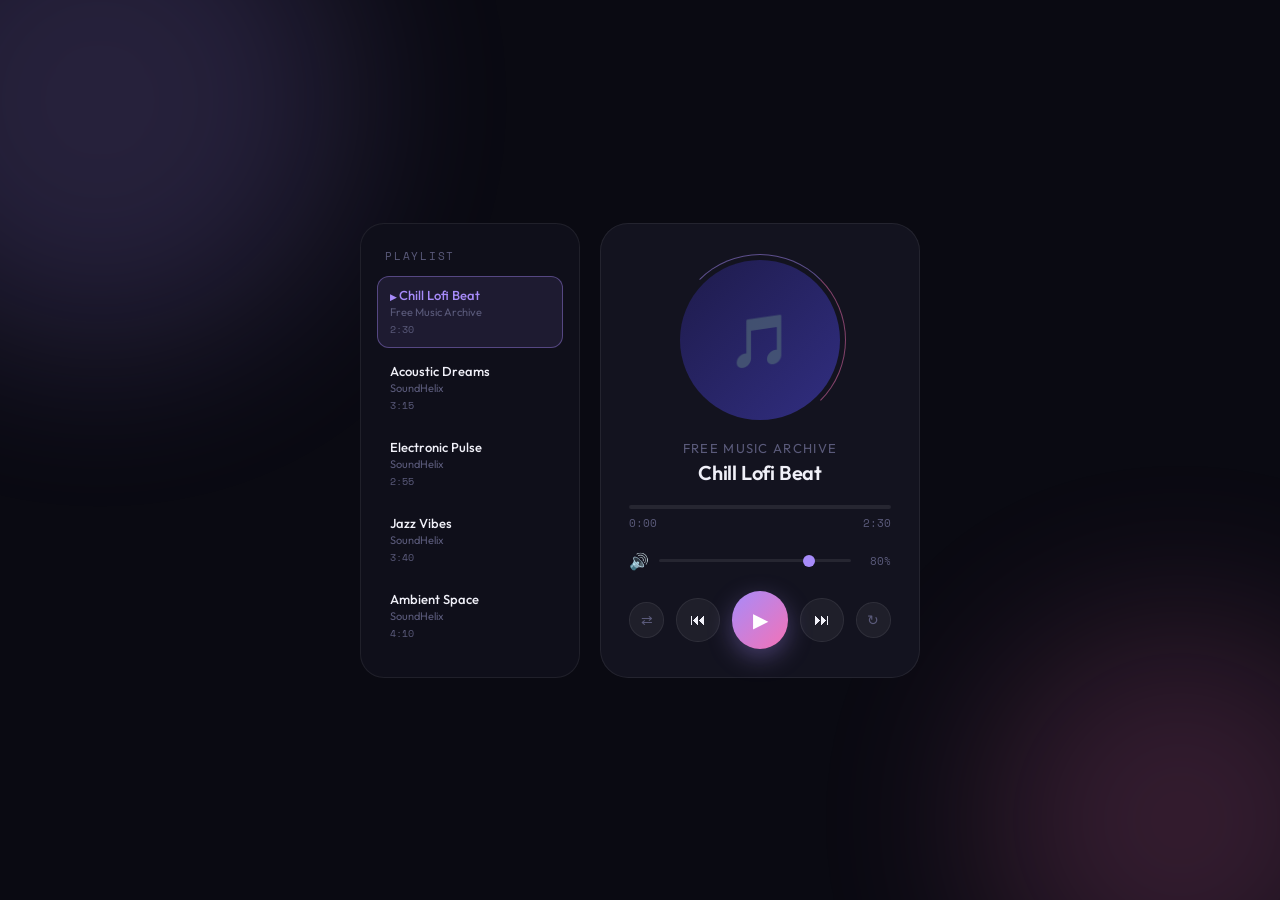
<file: index.html>
<!DOCTYPE html>
<html lang="en">
<head>
  <meta charset="UTF-8" />
  <meta name="viewport" content="width=device-width, initial-scale=1.0" />
  <title>Music Player</title>
  <link href="https://fonts.googleapis.com/css2?family=Outfit:wght@300;400;500;600;700&family=Space+Mono:wght@400;700&display=swap" rel="stylesheet" />
  <link rel="stylesheet" href="style.css" />
</head>
<body>

  <div class="app">

    <!-- Background blobs -->
    <div class="blob blob-1"></div>
    <div class="blob blob-2"></div>

    <div class="player-wrapper">

      <!-- Playlist -->
      <aside class="playlist">
        <h2 class="playlist-title">Playlist</h2>
        <ul class="playlist-list" id="playlistList"></ul>
      </aside>

      <!-- Main Player Card -->
      <div class="player-card">

        <!-- Album Art -->
        <div class="art-container">
          <div class="art" id="albumArt">
            <div class="art-icon" id="artIcon">♪</div>
          </div>
          <div class="art-ring"></div>
        </div>

        <!-- Song Info -->
        <div class="song-info">
          <p class="song-artist" id="songArtist">Artist</p>
          <h1 class="song-title"  id="songTitle">Select a song</h1>
        </div>

        <!-- Progress Bar -->
        <div class="progress-section">
          <div class="progress-bar-track" id="progressTrack">
            <div class="progress-bar-fill" id="progressFill"></div>
            <div class="progress-thumb"    id="progressThumb"></div>
          </div>
          <div class="time-row">
            <span class="time" id="currentTime">0:00</span>
            <span class="time" id="duration">0:00</span>
          </div>
        </div>

        <!-- Volume -->
        <div class="volume-section">
          <span class="vol-icon" id="volIcon">🔈</span>
          <input type="range" id="volumeSlider" class="volume-slider" min="0" max="100" value="80" />
          <span class="vol-label" id="volLabel">80%</span>
        </div>

        <!-- Controls -->
        <div class="controls">
          <button class="ctrl-btn secondary" id="btnShuffle" title="Shuffle">⇄</button>
          <button class="ctrl-btn"           id="btnPrev"    title="Previous">⏮</button>
          <button class="ctrl-btn play"      id="btnPlay"    title="Play/Pause">▶</button>
          <button class="ctrl-btn"           id="btnNext"    title="Next">⏭</button>
          <button class="ctrl-btn secondary" id="btnRepeat"  title="Repeat">↻</button>
        </div>

      </div><!-- /player-card -->
    </div><!-- /player-wrapper -->
  </div><!-- /app -->

  <!-- Hidden audio element -->
  <audio id="audioEl"></audio>

  <script src="script.js"></script>
</body>
</html>
</file>
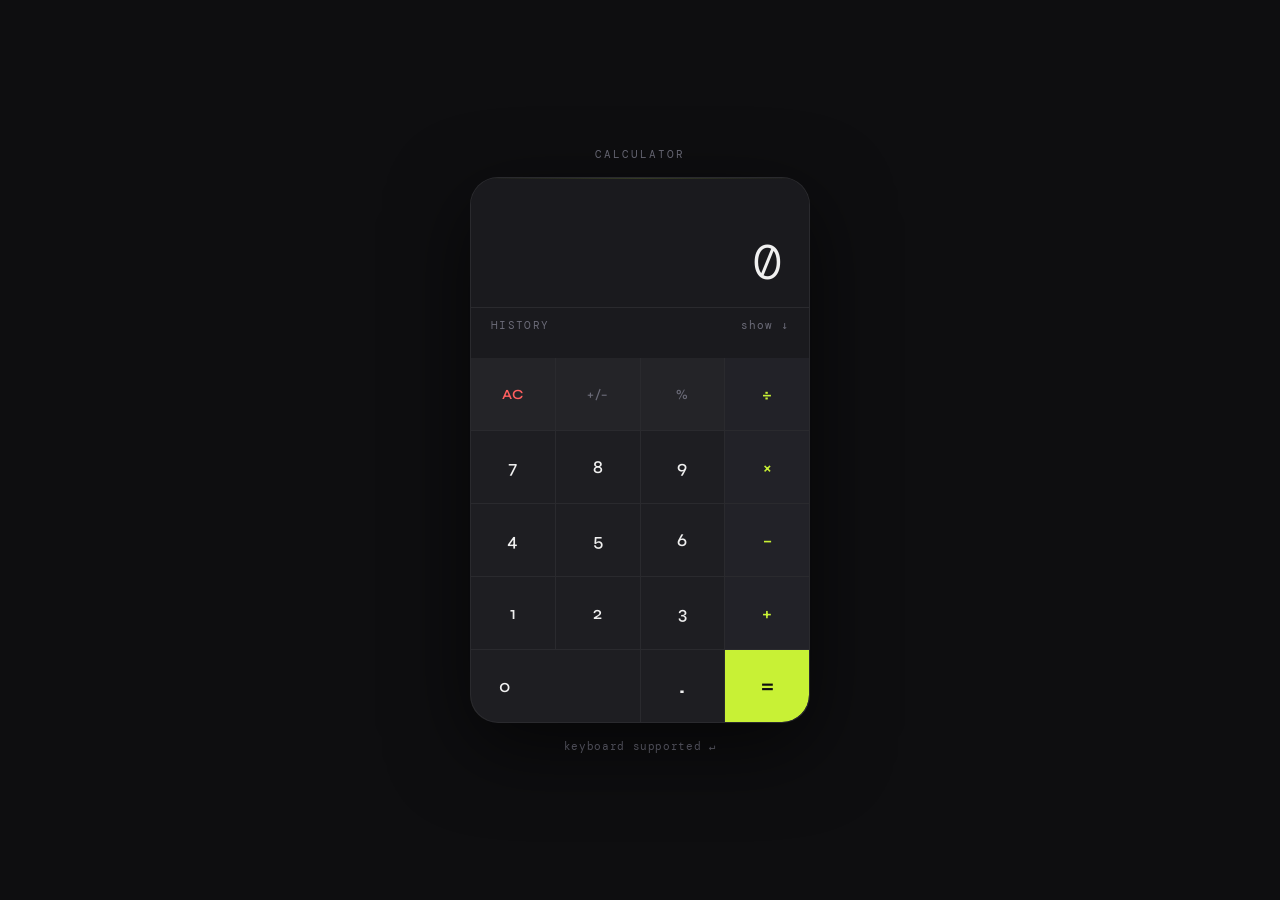
<file: task2_calculator/index.html>
<!DOCTYPE html>
<html lang="en">
<head>
<meta charset="UTF-8" />
<meta name="viewport" content="width=device-width, initial-scale=1.0" />
<title>Calculator</title>
<link href="https://fonts.googleapis.com/css2?family=DM+Mono:wght@300;400;500&family=Syne:wght@400;500;600;700&display=swap" rel="stylesheet" />
<style>
  *, *::before, *::after { box-sizing: border-box; margin: 0; padding: 0; }

  :root {
    --bg: #0e0e10;
    --surface: #1a1a1e;
    --surface2: #242428;
    --border: rgba(255,255,255,0.07);
    --border-hover: rgba(255,255,255,0.14);
    --text: #f0f0f0;
    --text-muted: #6b6b78;
    --accent: #c8f135;
    --accent-dark: #a8d01a;
    --danger: #ff5f5f;
    --op-bg: #222228;
    --op-text: #c8f135;
    --eq-bg: #c8f135;
    --eq-text: #0e0e10;
    --num-bg: #1e1e22;
    --num-hover: #2a2a30;
    --zero-bg: #1e1e22;
    --shadow: 0 24px 80px rgba(0,0,0,0.6);
    --font-display: 'Syne', sans-serif;
    --font-mono: 'DM Mono', monospace;
  }

  body {
    background: var(--bg);
    min-height: 100vh;
    display: flex;
    align-items: center;
    justify-content: center;
    font-family: var(--font-display);
    padding: 2rem;
  }

  .wrapper {
    display: flex;
    flex-direction: column;
    align-items: center;
    gap: 1rem;
  }

  .label {
    font-size: 11px;
    letter-spacing: 0.18em;
    text-transform: uppercase;
    color: var(--text-muted);
    font-family: var(--font-mono);
    font-weight: 400;
  }

  .calc {
    width: 340px;
    background: var(--surface);
    border-radius: 28px;
    border: 1px solid var(--border);
    box-shadow: var(--shadow);
    overflow: hidden;
    user-select: none;
  }

  .display {
    padding: 28px 28px 20px;
    background: var(--surface);
    border-bottom: 1px solid var(--border);
    min-height: 130px;
    display: flex;
    flex-direction: column;
    justify-content: flex-end;
    align-items: flex-end;
    gap: 6px;
    position: relative;
  }

  .display::before {
    content: '';
    position: absolute;
    top: 0; left: 0; right: 0;
    height: 1px;
    background: linear-gradient(90deg, transparent, rgba(200,241,53,0.15), transparent);
  }

  .expression {
    font-family: var(--font-mono);
    font-size: 13px;
    color: var(--text-muted);
    min-height: 18px;
    text-align: right;
    word-break: break-all;
    transition: color 0.2s;
  }

  .main-display {
    font-family: var(--font-mono);
    font-size: 48px;
    font-weight: 300;
    color: var(--text);
    text-align: right;
    word-break: break-all;
    line-height: 1;
    transition: font-size 0.15s ease, color 0.2s;
    letter-spacing: -0.02em;
  }

  .main-display.small { font-size: 32px; }
  .main-display.xsmall { font-size: 22px; }
  .main-display.accent { color: var(--accent); }

  .keypad {
    display: grid;
    grid-template-columns: repeat(4, 1fr);
    gap: 1px;
    background: var(--border);
    padding-bottom: 0;
  }

  .btn {
    background: var(--num-bg);
    border: none;
    cursor: pointer;
    font-family: var(--font-display);
    font-size: 18px;
    font-weight: 500;
    color: var(--text);
    padding: 0;
    height: 72px;
    display: flex;
    align-items: center;
    justify-content: center;
    transition: background 0.12s, color 0.12s, transform 0.08s;
    outline: none;
    position: relative;
    overflow: hidden;
  }

  .btn::after {
    content: '';
    position: absolute;
    inset: 0;
    background: rgba(255,255,255,0);
    transition: background 0.12s;
    border-radius: 0;
  }

  .btn:hover { background: var(--num-hover); }
  .btn:active { transform: scale(0.93); }
  .btn:active::after { background: rgba(255,255,255,0.04); }

  .btn.op {
    background: var(--op-bg);
    color: var(--op-text);
    font-size: 20px;
  }
  .btn.op:hover { background: #2c2c34; }

  .btn.fn {
    background: var(--surface2);
    color: var(--text-muted);
    font-size: 14px;
    letter-spacing: 0.04em;
    font-weight: 500;
  }
  .btn.fn:hover { background: #2e2e34; color: var(--text); }

  .btn.clear {
    background: var(--surface2);
    color: var(--danger);
    font-size: 14px;
    font-weight: 600;
    letter-spacing: 0.04em;
  }
  .btn.clear:hover { background: rgba(255,95,95,0.12); }

  .btn.eq {
    background: var(--eq-bg);
    color: var(--eq-text);
    font-size: 22px;
    font-weight: 700;
    border-bottom-right-radius: 27px;
  }
  .btn.eq:hover { background: var(--accent-dark); }
  .btn.eq:active { transform: scale(0.92); }

  .btn.zero {
    grid-column: span 2;
    justify-content: flex-start;
    padding-left: 28px;
    background: var(--zero-bg);
    border-bottom-left-radius: 27px;
  }
  .btn.zero:hover { background: var(--num-hover); }

  .btn.dot { font-size: 22px; font-weight: 700; }

  .btn.backspace { font-size: 16px; }

  .history-bar {
    display: flex;
    align-items: center;
    justify-content: space-between;
    padding: 10px 20px 10px;
    background: var(--surface);
  }

  .history-label {
    font-size: 11px;
    letter-spacing: 0.12em;
    text-transform: uppercase;
    color: var(--text-muted);
    font-family: var(--font-mono);
  }

  .history-list {
    display: flex;
    flex-direction: column;
    gap: 0;
    padding: 0 20px 16px;
    background: var(--surface);
    max-height: 0;
    overflow: hidden;
    transition: max-height 0.3s ease;
  }

  .history-list.open { max-height: 200px; overflow-y: auto; }

  .history-entry {
    font-family: var(--font-mono);
    font-size: 12px;
    color: var(--text-muted);
    text-align: right;
    padding: 4px 0;
    border-bottom: 1px solid var(--border);
    cursor: pointer;
    transition: color 0.15s;
  }
  .history-entry:last-child { border-bottom: none; }
  .history-entry:hover { color: var(--accent); }
  .history-entry span { color: var(--text); }

  .toggle-history {
    background: none;
    border: none;
    cursor: pointer;
    color: var(--text-muted);
    font-family: var(--font-mono);
    font-size: 11px;
    letter-spacing: 0.1em;
    transition: color 0.15s;
    padding: 0;
  }
  .toggle-history:hover { color: var(--accent); }

  .kbd-hint {
    font-size: 11px;
    color: var(--text-muted);
    font-family: var(--font-mono);
    letter-spacing: 0.06em;
    opacity: 0.7;
  }

  ::-webkit-scrollbar { width: 3px; }
  ::-webkit-scrollbar-track { background: transparent; }
  ::-webkit-scrollbar-thumb { background: var(--border-hover); border-radius: 2px; }

  @media (max-width: 400px) {
    .calc { width: 100%; max-width: 340px; }
    body { padding: 1rem; }
  }
</style>
</head>
<body>

<div class="wrapper">
  <p class="label">Calculator</p>

  <div class="calc" id="calc">
    <div class="display">
      <div class="expression" id="expression"></div>
      <div class="main-display" id="mainDisplay">0</div>
    </div>

    <div class="history-bar">
      <span class="history-label">History</span>
      <button class="toggle-history" id="toggleHistory" onclick="toggleHistory()">show ↓</button>
    </div>
    <div class="history-list" id="historyList"></div>

    <div class="keypad">
      <button class="btn clear" onclick="clearAll()">AC</button>
      <button class="btn fn" onclick="toggleSign()">+/−</button>
      <button class="btn fn" onclick="percentage()">%</button>
      <button class="btn op" onclick="setOp('÷')">÷</button>

      <button class="btn" onclick="appendNum('7')">7</button>
      <button class="btn" onclick="appendNum('8')">8</button>
      <button class="btn" onclick="appendNum('9')">9</button>
      <button class="btn op" onclick="setOp('×')">×</button>

      <button class="btn" onclick="appendNum('4')">4</button>
      <button class="btn" onclick="appendNum('5')">5</button>
      <button class="btn" onclick="appendNum('6')">6</button>
      <button class="btn op" onclick="setOp('−')">−</button>

      <button class="btn" onclick="appendNum('1')">1</button>
      <button class="btn" onclick="appendNum('2')">2</button>
      <button class="btn" onclick="appendNum('3')">3</button>
      <button class="btn op" onclick="setOp('+')">+</button>

      <button class="btn zero" onclick="appendNum('0')">0</button>
      <button class="btn dot" onclick="appendDot()">.</button>
      <button class="btn eq" onclick="calculate()">=</button>
    </div>
  </div>

  <p class="kbd-hint">keyboard supported ↵</p>
</div>

<script>
  let current = '0';
  let stored = null;
  let operator = null;
  let justCalc = false;
  let expression = '';
  let history = [];
  let historyOpen = false;

  const mainDisplay = document.getElementById('mainDisplay');
  const expressionEl = document.getElementById('expression');
  const historyList = document.getElementById('historyList');
  const toggleBtn = document.getElementById('toggleHistory');

  function updateDisplay(val, flash) {
    const s = String(val);
    mainDisplay.classList.remove('small', 'xsmall', 'accent');
    if (flash) mainDisplay.classList.add('accent');
    if (s.length > 12) mainDisplay.classList.add('xsmall');
    else if (s.length > 8) mainDisplay.classList.add('small');
    mainDisplay.textContent = s;
  }

  function formatNum(n) {
    if (isNaN(n) || !isFinite(n)) return n;
    const s = parseFloat(n.toPrecision(12));
    return String(s);
  }

  function appendNum(n) {
    if (justCalc) { current = n; expression = ''; justCalc = false; }
    else if (current === '0' && n !== '.') current = n;
    else if (current.length < 15) current += n;
    updateDisplay(current);
  }

  function appendDot() {
    if (justCalc) { current = '0.'; justCalc = false; }
    else if (!current.includes('.')) current += '.';
    updateDisplay(current);
  }

  function setOp(op) {
    if (operator && !justCalc) calculate(true);
    stored = parseFloat(current);
    operator = op;
    expression = current + ' ' + op;
    expressionEl.textContent = expression;
    justCalc = true;
  }

  function calculate(chained) {
    if (operator === null || stored === null) return;
    const a = stored;
    const b = parseFloat(current);
    const fullExpr = expression + ' ' + current;
    let result;
    switch (operator) {
      case '+': result = a + b; break;
      case '−': result = a - b; break;
      case '×': result = a * b; break;
      case '÷': result = b !== 0 ? a / b : 'Error'; break;
    }
    const fmt = result === 'Error' ? 'Error' : formatNum(result);
    if (!chained) {
      expressionEl.textContent = fullExpr + ' =';
      addHistory(fullExpr, fmt);
      operator = null;
      stored = null;
    }
    current = fmt;
    updateDisplay(fmt, !chained);
    justCalc = true;
  }

  function clearAll() {
    current = '0'; stored = null; operator = null;
    justCalc = false; expression = '';
    expressionEl.textContent = '';
    updateDisplay('0');
  }

  function toggleSign() {
    if (current !== '0') {
      current = current.startsWith('-') ? current.slice(1) : '-' + current;
      updateDisplay(current);
    }
  }

  function percentage() {
    current = formatNum(parseFloat(current) / 100);
    updateDisplay(current);
  }

  function addHistory(expr, result) {
    history.unshift({ expr, result });
    if (history.length > 20) history.pop();
    renderHistory();
  }

  function renderHistory() {
    historyList.innerHTML = '';
    if (!history.length) {
      historyList.innerHTML = '<p style="font-family:var(--font-mono);font-size:12px;color:var(--text-muted);text-align:center;padding:8px 0;">No history yet</p>';
      return;
    }
    history.forEach((h, i) => {
      const el = document.createElement('div');
      el.className = 'history-entry';
      el.innerHTML = h.expr + ' = <span>' + h.result + '</span>';
      el.onclick = () => { current = h.result; updateDisplay(h.result); justCalc = true; };
      historyList.appendChild(el);
    });
  }

  function toggleHistory() {
    historyOpen = !historyOpen;
    historyList.classList.toggle('open', historyOpen);
    toggleBtn.textContent = historyOpen ? 'hide ↑' : 'show ↓';
    if (historyOpen) renderHistory();
  }

  document.addEventListener('keydown', e => {
    if (e.key >= '0' && e.key <= '9') appendNum(e.key);
    else if (e.key === '.') appendDot();
    else if (e.key === '+') setOp('+');
    else if (e.key === '-') setOp('−');
    else if (e.key === '*') setOp('×');
    else if (e.key === '/') { e.preventDefault(); setOp('÷'); }
    else if (e.key === 'Enter' || e.key === '=') calculate();
    else if (e.key === 'Escape') clearAll();
    else if (e.key === 'Backspace') {
      if (current.length > 1) current = current.slice(0, -1);
      else current = '0';
      updateDisplay(current);
    }
    else if (e.key === '%') percentage();
  });
</script>
</body>
</html>
</file>
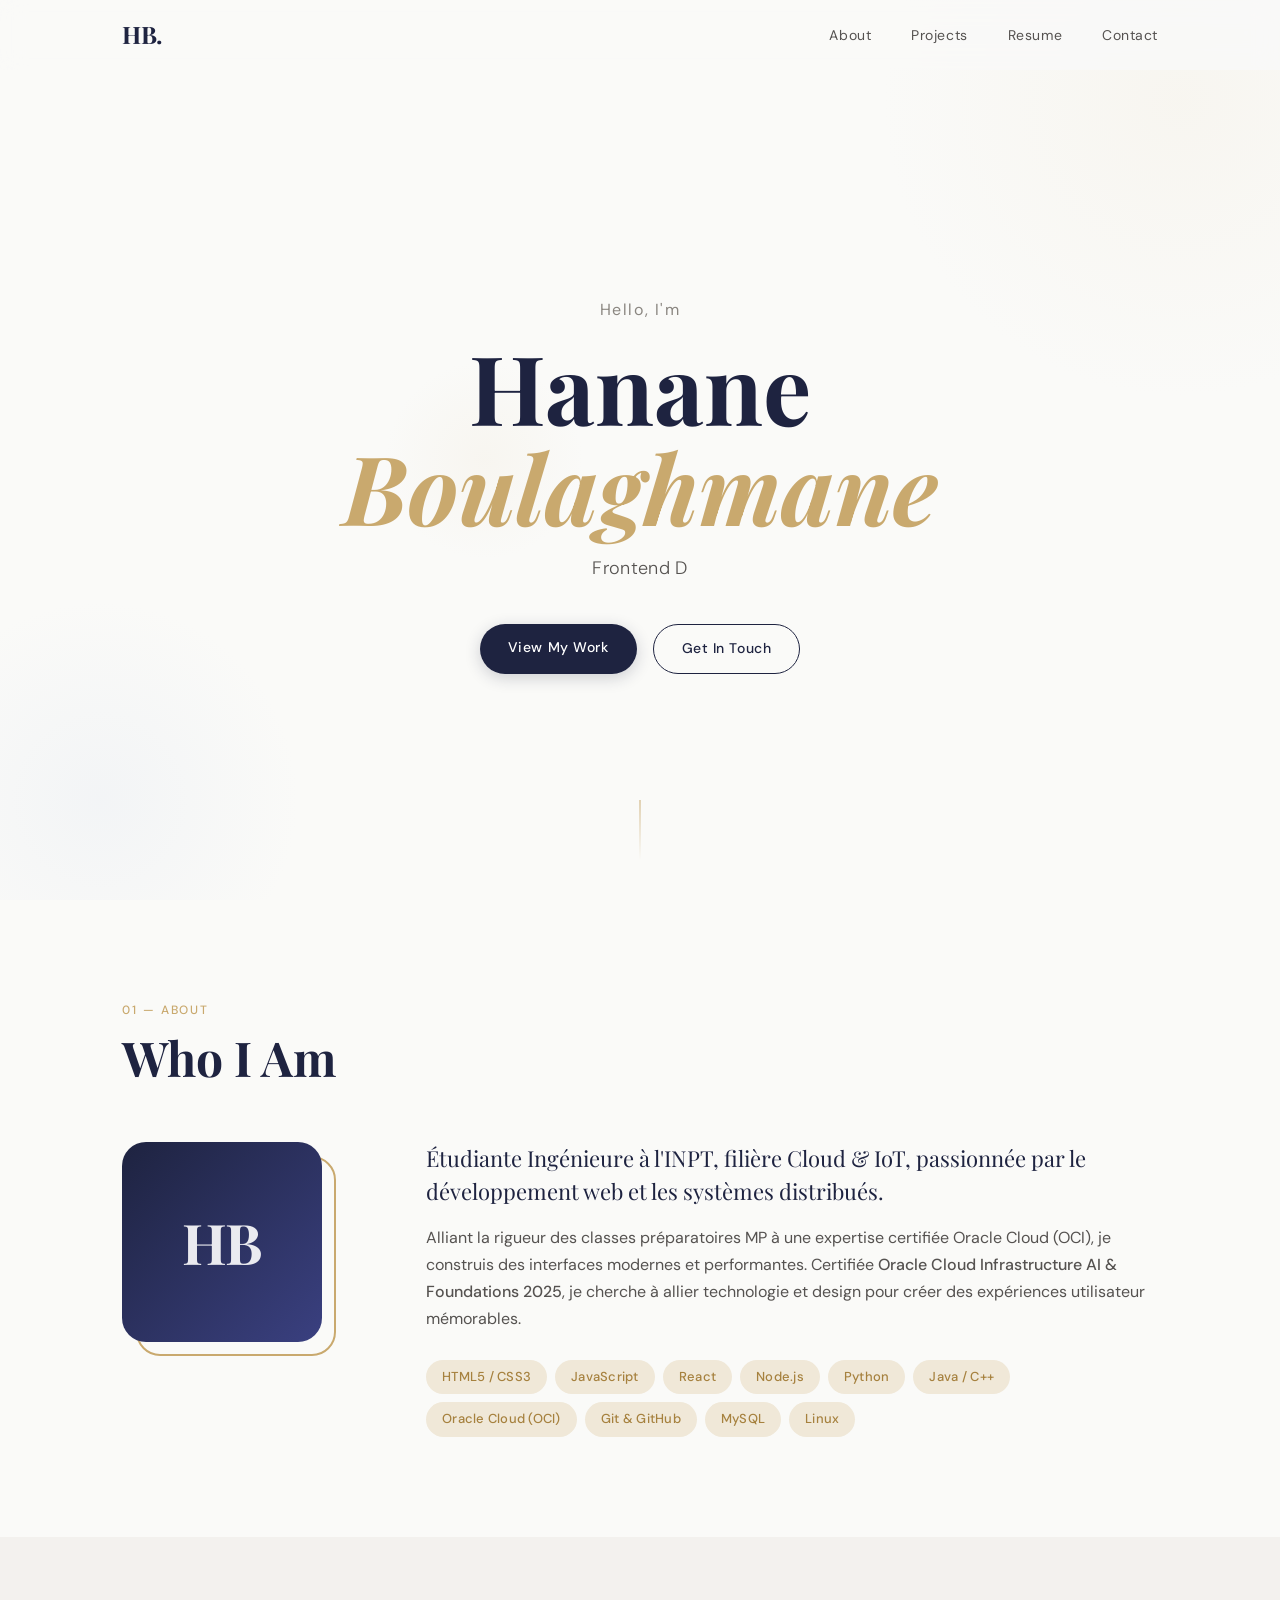
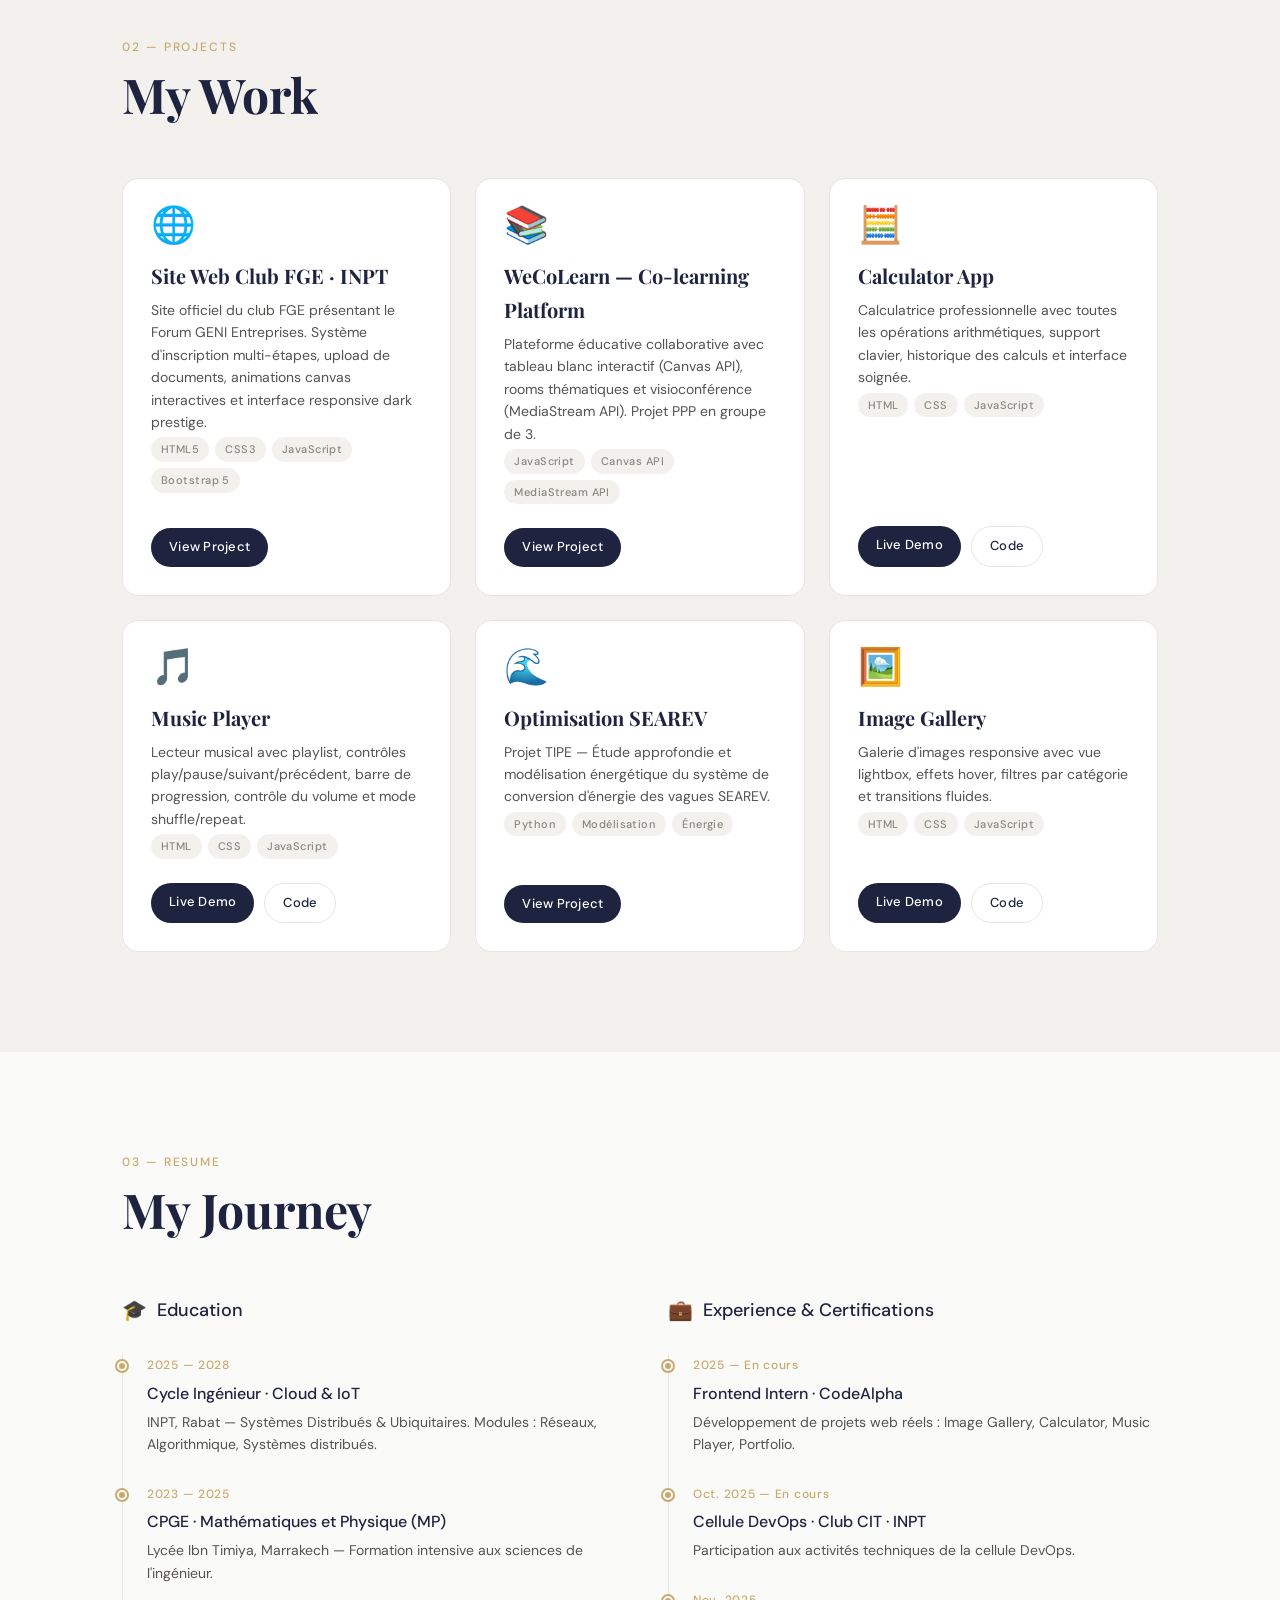
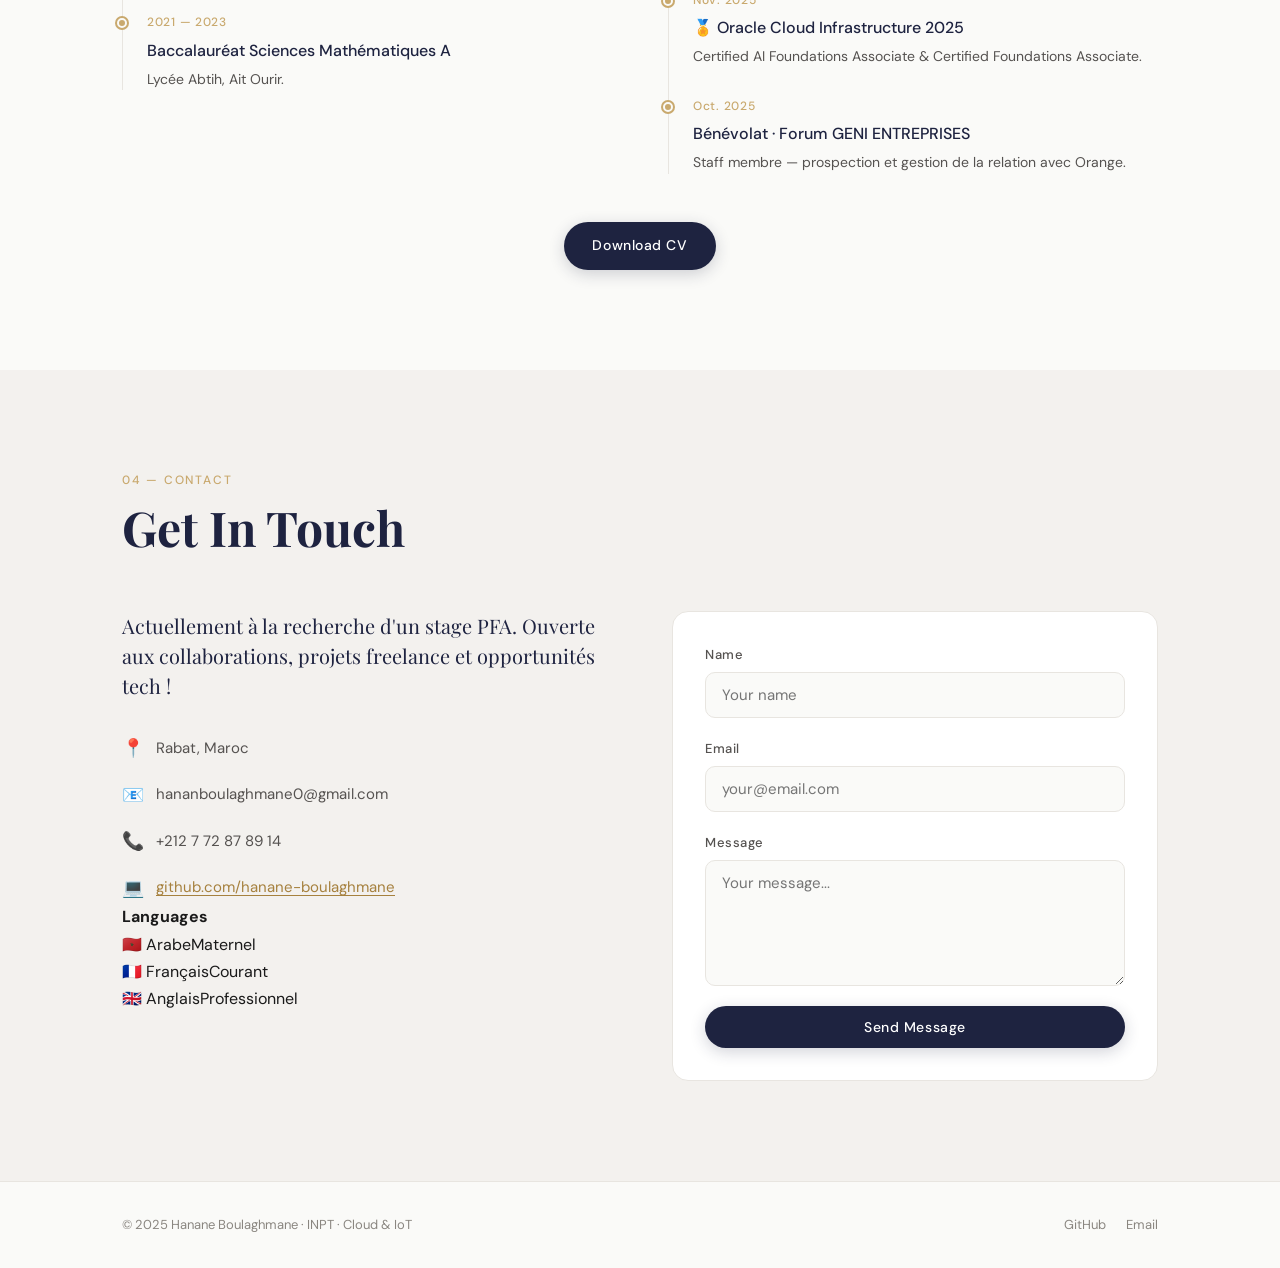
<file: task3_portfolio/index.html>
<!DOCTYPE html>
<html lang="fr">
<head>
  <meta charset="UTF-8" />
  <meta name="viewport" content="width=device-width, initial-scale=1.0" />
  <title>Hanane Boulaghmane — Portfolio</title>
  <link href="https://fonts.googleapis.com/css2?family=Playfair+Display:ital,wght@0,400;0,700;1,400&family=DM+Sans:wght@300;400;500&display=swap" rel="stylesheet" />
  <!-- Liaison corrigée sans le "1" pour GitHub Pages -->
  <link rel="stylesheet" href="style.css" />
</head>
<body>

  <!-- ========== NAVBAR ========== -->
  <nav class="navbar" id="navbar">
    <div class="nav-inner">
      <a href="#home" class="nav-logo">HB.</a>
      <button class="nav-toggle" id="navToggle" aria-label="Toggle menu">
        <span></span><span></span><span></span>
      </button>
      <ul class="nav-links" id="navLinks">
        <li><a href="#about" class="nav-link">About</a></li>
        <li><a href="#projects" class="nav-link">Projects</a></li>
        <li><a href="#resume" class="nav-link">Resume</a></li>
        <li><a href="#contact" class="nav-link">Contact</a></li>
      </ul>
    </div>
  </nav>

  <!-- ========== HERO ========== -->
  <section class="hero" id="home">
    <div class="hero-bg">
      <div class="hero-circle c1"></div>
      <div class="hero-circle c2"></div>
      <div class="hero-circle c3"></div>
    </div>
    <div class="hero-content fade-in">
      <p class="hero-greeting">Hello, I'm</p>
      <h1 class="hero-name">Hanane<br /><em>Boulaghmane</em></h1>
      <p class="hero-role">Engineering Student · Cloud & IoT</p>
      <div class="hero-btns">
        <a href="#projects" class="btn btn-primary">View My Work</a>
        <a href="#contact" class="btn btn-outline">Get In Touch</a>
      </div>
    </div>
    <a href="#about" class="scroll-down" aria-label="Scroll down">
      <span class="scroll-line"></span>
    </a>
  </section>

  <!-- ========== ABOUT ========== -->
  <section class="section" id="about">
    <div class="container">
      <div class="section-header reveal">
        <span class="section-tag">01 — About</span>
        <h2 class="section-title">Who I Am</h2>
      </div>
      <div class="about-grid">
        <div class="about-avatar reveal">
          <div class="avatar-box">
            <div class="avatar-initials">HB</div>
          </div>
          <div class="avatar-deco"></div>
        </div>
        <div class="about-text reveal">
          <p class="about-lead">Étudiante Ingénieure à l'INPT, filière Cloud & IoT, passionnée par le développement web et les systèmes distribués.</p>
          <p class="about-body">Alliant la rigueur des classes préparatoires MP à une expertise certifiée Oracle Cloud (OCI), je construis des interfaces modernes et performantes. Certifiée <strong>Oracle Cloud Infrastructure AI & Foundations 2025</strong>, je cherche à allier technologie et design pour créer des expériences utilisateur mémorables.</p>
          <div class="skills-grid">
            <div class="skill-tag">HTML5 / CSS3</div>
            <div class="skill-tag">JavaScript</div>
            <div class="skill-tag">React</div>
            <div class="skill-tag">Node.js</div>
            <div class="skill-tag">Python</div>
            <div class="skill-tag">Java / C++</div>
            <div class="skill-tag">Oracle Cloud (OCI)</div>
            <div class="skill-tag">Git & GitHub</div>
            <div class="skill-tag">MySQL</div>
            <div class="skill-tag">Linux</div>
          </div>
        </div>
      </div>
    </div>
  </section>

  <!-- ========== PROJECTS ========== -->
  <section class="section section-alt" id="projects">
    <div class="container">
      <div class="section-header reveal">
        <span class="section-tag">02 — Projects</span>
        <h2 class="section-title">My Work</h2>
      </div>
      <div class="projects-grid">

        <div class="project-card reveal">
          <div class="project-icon">🌐</div>
          <div class="project-info">
            <h3 class="project-title">Site Web Club FGE · INPT</h3>
            <p class="project-desc">Site officiel du club FGE présentant le Forum GENI Entreprises. Système d'inscription multi-étapes, upload de documents, animations canvas interactives et interface responsive dark prestige.</p>
            <div class="project-tags">
              <span>HTML5</span><span>CSS3</span><span>JavaScript</span><span>Bootstrap 5</span>
            </div>
          </div>
          <div class="project-links">
            <a href="#" class="project-btn">View Project</a>
          </div>
        </div>

        <div class="project-card reveal">
          <div class="project-icon">📚</div>
          <div class="project-info">
            <h3 class="project-title">WeCoLearn — Co-learning Platform</h3>
            <p class="project-desc">Plateforme éducative collaborative avec tableau blanc interactif (Canvas API), rooms thématiques et visioconférence (MediaStream API). Projet PPP en groupe de 3.</p>
            <div class="project-tags">
              <span>JavaScript</span><span>Canvas API</span><span>MediaStream API</span>
            </div>
          </div>
          <div class="project-links">
            <a href="#" class="project-btn">View Project</a>
          </div>
        </div>

        <div class="project-card reveal">
          <div class="project-icon">🧮</div>
          <div class="project-info">
            <h3 class="project-title">Calculator App</h3>
            <p class="project-desc">Calculatrice professionnelle avec toutes les opérations arithmétiques, support clavier, historique des calculs et interface soignée.</p>
            <div class="project-tags">
              <span>HTML</span><span>CSS</span><span>JavaScript</span>
            </div>
          </div>
          <div class="project-links">
            <a href="https://hanane-boulaghmane.github.io/codealpha_tasks/task2_calculator/" target="_blank" class="project-btn">Live Demo</a>
            <a href="https://github.com/hanane-boulaghmane/codealpha_tasks/tree/main/task2_calculator" target="_blank" class="project-btn outline">Code</a>
          </div>
        </div>

        <div class="project-card reveal">
          <div class="project-icon">🎵</div>
          <div class="project-info">
            <h3 class="project-title">Music Player</h3>
            <p class="project-desc">Lecteur musical avec playlist, contrôles play/pause/suivant/précédent, barre de progression, contrôle du volume et mode shuffle/repeat.</p>
            <div class="project-tags">
              <span>HTML</span><span>CSS</span><span>JavaScript</span>
            </div>
          </div>
          <div class="project-links">
            <a href="https://hanane-boulaghmane.github.io/codealpha_tasks/task4_music_player/" target="_blank" class="project-btn">Live Demo</a>
            <a href="https://github.com/hanane-boulaghmane/codealpha_tasks/tree/main/task4_music_player" target="_blank" class="project-btn outline">Code</a>
          </div>
        </div>

        <div class="project-card reveal">
          <div class="project-icon">🌊</div>
          <div class="project-info">
            <h3 class="project-title">Optimisation SEAREV</h3>
            <p class="project-desc">Projet TIPE — Étude approfondie et modélisation énergétique du système de conversion d'énergie des vagues SEAREV.</p>
            <div class="project-tags">
              <span>Python</span><span>Modélisation</span><span>Énergie</span>
            </div>
          </div>
          <div class="project-links">
            <a href="#" class="project-btn">View Project</a>
          </div>
        </div>

        <div class="project-card reveal">
          <div class="project-icon">🖼️</div>
          <div class="project-info">
            <h3 class="project-title">Image Gallery</h3>
            <p class="project-desc">Galerie d'images responsive avec vue lightbox, effets hover, filtres par catégorie et transitions fluides.</p>
            <div class="project-tags">
              <span>HTML</span><span>CSS</span><span>JavaScript</span>
            </div>
          </div>
          <div class="project-links">
            <a href="https://hanane-boulaghmane.github.io/codealpha_tasks/task1_image_gallery/" target="_blank" class="project-btn">Live Demo</a>
            <a href="https://github.com/hanane-boulaghmane/codealpha_tasks" target="_blank" class="project-btn outline">Code</a>
          </div>
        </div>

      </div>
    </div>
  </section>

  <!-- ========== RESUME ========== -->
  <section class="section" id="resume">
    <div class="container">
      <div class="section-header reveal">
        <span class="section-tag">03 — Resume</span>
        <h2 class="section-title">My Journey</h2>
      </div>
      <div class="resume-grid">

        <!-- Education -->
        <div class="resume-col reveal">
          <h3 class="resume-col-title"><span class="resume-icon">🎓</span> Education</h3>
          <div class="timeline">
            <div class="timeline-item">
              <div class="timeline-dot"></div>
              <div class="timeline-content">
                <span class="timeline-year">2025 — 2028</span>
                <h4>Cycle Ingénieur · Cloud & IoT</h4>
                <p>INPT, Rabat — Systèmes Distribués & Ubiquitaires. Modules : Réseaux, Algorithmique, Systèmes distribués.</p>
              </div>
            </div>
            <div class="timeline-item">
              <div class="timeline-dot"></div>
              <div class="timeline-content">
                <span class="timeline-year">2023 — 2025</span>
                <h4>CPGE · Mathématiques et Physique (MP)</h4>
                <p>Lycée Ibn Timiya, Marrakech — Formation intensive aux sciences de l'ingénieur.</p>
              </div>
            </div>
            <div class="timeline-item">
              <div class="timeline-dot"></div>
              <div class="timeline-content">
                <span class="timeline-year">2021 — 2023</span>
                <h4>Baccalauréat Sciences Mathématiques A</h4>
                <p>Lycée Abtih, Ait Ourir.</p>
              </div>
            </div>
          </div>
        </div>

        <!-- Experience & Certifications -->
        <div class="resume-col reveal">
          <h3 class="resume-col-title"><span class="resume-icon">💼</span> Experience & Certifications</h3>
          <div class="timeline">
            <div class="timeline-item">
              <div class="timeline-dot"></div>
              <div class="timeline-content">
                <span class="timeline-year">2025 — En cours</span>
                <h4>Frontend Intern · CodeAlpha</h4>
                <p>Développement de projets web réels : Image Gallery, Calculator, Music Player, Portfolio.</p>
              </div>
            </div>
            <div class="timeline-item">
              <div class="timeline-dot"></div>
              <div class="timeline-content">
                <span class="timeline-year">Oct. 2025 — En cours</span>
                <h4>Cellule DevOps · Club CIT · INPT</h4>
                <p>Participation aux activités techniques de la cellule DevOps.</p>
              </div>
            </div>
            <div class="timeline-item">
              <div class="timeline-dot"></div>
              <div class="timeline-content">
                <span class="timeline-year">Nov. 2025</span>
                <h4>🏅 Oracle Cloud Infrastructure 2025</h4>
                <p>Certified AI Foundations Associate & Certified Foundations Associate.</p>
              </div>
            </div>
            <div class="timeline-item">
              <div class="timeline-dot"></div>
              <div class="timeline-content">
                <span class="timeline-year">Oct. 2025</span>
                <h4>Bénévolat · Forum GENI ENTREPRISES</h4>
                <p>Staff membre — prospection et gestion de la relation avec Orange.</p>
              </div>
            </div>
          </div>
        </div>

      </div>

      <!-- Download CV -->
      <div class="resume-download reveal">
        <a href="CV.pdf" class="btn btn-primary" download>Download CV</a>
      </div>

    </div>
  </section>

  <!-- ========== CONTACT ========== -->
  <section class="section section-alt" id="contact">
    <div class="container">
      <div class="section-header reveal">
        <span class="section-tag">04 — Contact</span>
        <h2 class="section-title">Get In Touch</h2>
      </div>
      <div class="contact-grid">

        <div class="contact-info reveal">
          <p class="contact-lead">Actuellement à la recherche d'un stage PFA. Ouverte aux collaborations, projets freelance et opportunités tech !</p>
          <div class="contact-items">
            <div class="contact-item">
              <span class="contact-icon">📍</span>
              <span>Rabat, Maroc</span>
            </div>
            <div class="contact-item">
              <span class="contact-icon">📧</span>
              <span>hananboulaghmane0@gmail.com</span>
            </div>
            <div class="contact-item">
              <span class="contact-icon">📞</span>
              <span>+212 7 72 87 89 14</span>
            </div>
            <div class="contact-item">
              <span class="contact-icon">💻</span>
              <a href="https://github.com/hanane-boulaghmane" target="_blank">github.com/hanane-boulaghmane</a>
            </div>
          </div>
          <!-- Languages -->
          <div class="lang-section">
            <h4 class="lang-title">Languages</h4>
            <div class="lang-list">
              <div class="lang-item"><span>🇲🇦 Arabe</span><span class="lang-level">Maternel</span></div>
              <div class="lang-item"><span>🇫🇷 Français</span><span class="lang-level">Courant</span></div>
              <div class="lang-item"><span>🇬🇧 Anglais</span><span class="lang-level">Professionnel</span></div>
            </div>
          </div>
        </div>

        <form class="contact-form reveal" id="contactForm">
          <div class="form-group">
            <label for="name">Name</label>
            <input type="text" id="name" placeholder="Your name" required />
          </div>
          <div class="form-group">
            <label for="email">Email</label>
            <input type="email" id="email" placeholder="your@email.com" required />
          </div>
          <div class="form-group">
            <label for="message">Message</label>
            <textarea id="message" rows="5" placeholder="Your message..." required></textarea>
          </div>
          <button type="submit" class="btn btn-primary" id="submitBtn">Send Message</button>
          <p class="form-success" id="formSuccess">✅ Message sent successfully!</p>
        </form>

      </div>
    </div>
  </section>

  <!-- ========== FOOTER ========== -->
  <footer class="footer">
    <div class="container">
      <p class="footer-text">© 2025 Hanane Boulaghmane · INPT · Cloud & IoT</p>
      <div class="footer-links">
        <a href="https://github.com/hanane-boulaghmane" target="_blank">GitHub</a>
        <a href="mailto:hananboulaghmane0@gmail.com">Email</a>
      </div>
    </div>
  </footer>

  <!-- Script corrigé également sans le "1" -->
  <script src="script.js"></script>
</body>
</html>
</file>
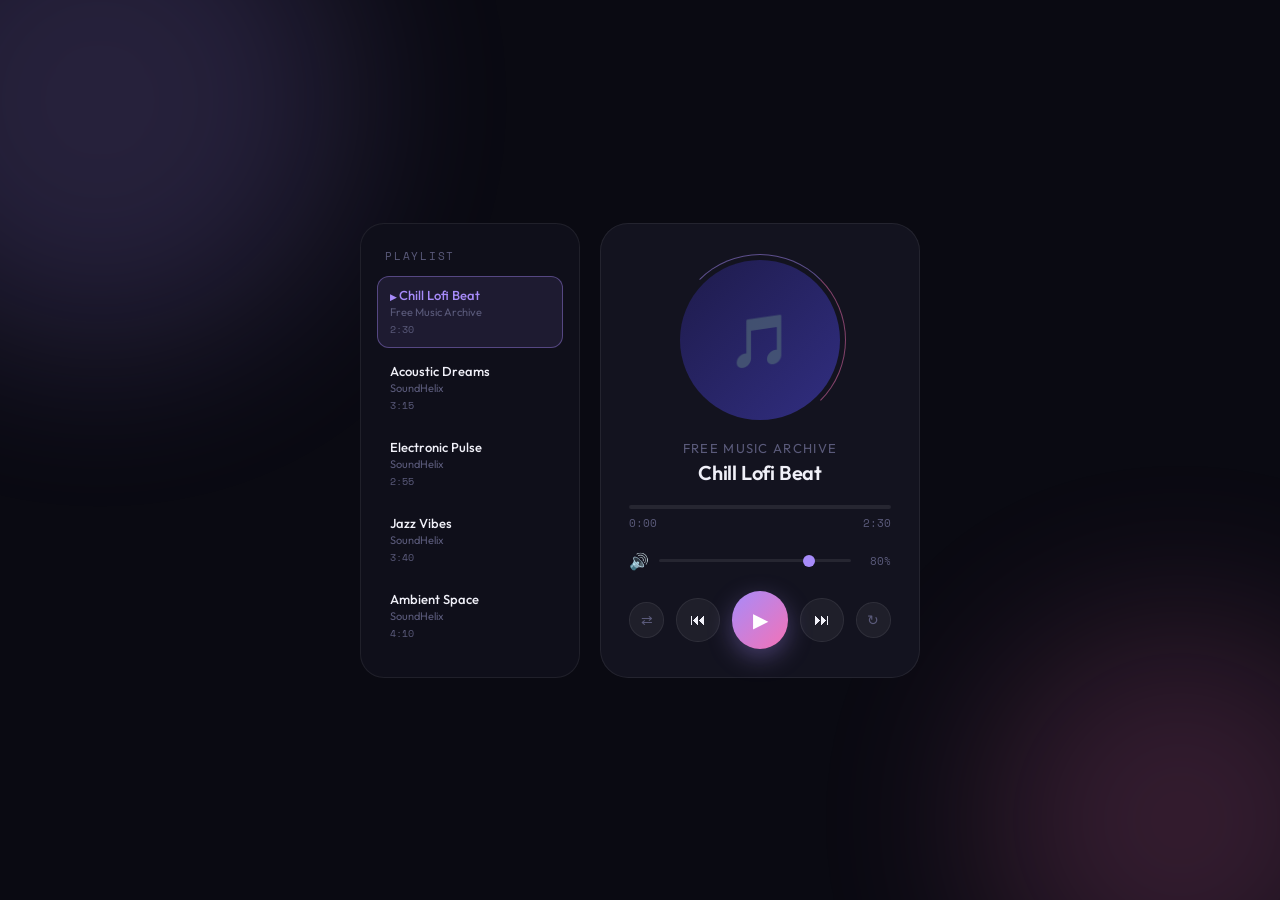
<file: task4_music_player/index.html>
<!DOCTYPE html>
<html lang="en">
<head>
  <meta charset="UTF-8" />
  <meta name="viewport" content="width=device-width, initial-scale=1.0" />
  <title>Music Player</title>
  <link href="https://fonts.googleapis.com/css2?family=Outfit:wght@300;400;500;600;700&family=Space+Mono:wght@400;700&display=swap" rel="stylesheet" />
  <link rel="stylesheet" href="style.css" />
</head>
<body>

  <div class="app">

    <!-- Background blobs -->
    <div class="blob blob-1"></div>
    <div class="blob blob-2"></div>

    <div class="player-wrapper">

      <!-- Playlist -->
      <aside class="playlist">
        <h2 class="playlist-title">Playlist</h2>
        <ul class="playlist-list" id="playlistList"></ul>
      </aside>

      <!-- Main Player Card -->
      <div class="player-card">

        <!-- Album Art -->
        <div class="art-container">
          <div class="art" id="albumArt">
            <div class="art-icon" id="artIcon">♪</div>
          </div>
          <div class="art-ring"></div>
        </div>

        <!-- Song Info -->
        <div class="song-info">
          <p class="song-artist" id="songArtist">Artist</p>
          <h1 class="song-title"  id="songTitle">Select a song</h1>
        </div>

        <!-- Progress Bar -->
        <div class="progress-section">
          <div class="progress-bar-track" id="progressTrack">
            <div class="progress-bar-fill" id="progressFill"></div>
            <div class="progress-thumb"    id="progressThumb"></div>
          </div>
          <div class="time-row">
            <span class="time" id="currentTime">0:00</span>
            <span class="time" id="duration">0:00</span>
          </div>
        </div>

        <!-- Volume -->
        <div class="volume-section">
          <span class="vol-icon" id="volIcon">🔈</span>
          <input type="range" id="volumeSlider" class="volume-slider" min="0" max="100" value="80" />
          <span class="vol-label" id="volLabel">80%</span>
        </div>

        <!-- Controls -->
        <div class="controls">
          <button class="ctrl-btn secondary" id="btnShuffle" title="Shuffle">⇄</button>
          <button class="ctrl-btn"           id="btnPrev"    title="Previous">⏮</button>
          <button class="ctrl-btn play"      id="btnPlay"    title="Play/Pause">▶</button>
          <button class="ctrl-btn"           id="btnNext"    title="Next">⏭</button>
          <button class="ctrl-btn secondary" id="btnRepeat"  title="Repeat">↻</button>
        </div>

      </div><!-- /player-card -->
    </div><!-- /player-wrapper -->
  </div><!-- /app -->

  <!-- Hidden audio element -->
  <audio id="audioEl"></audio>

  <script src="script.js"></script>
</body>
</html>
</file>
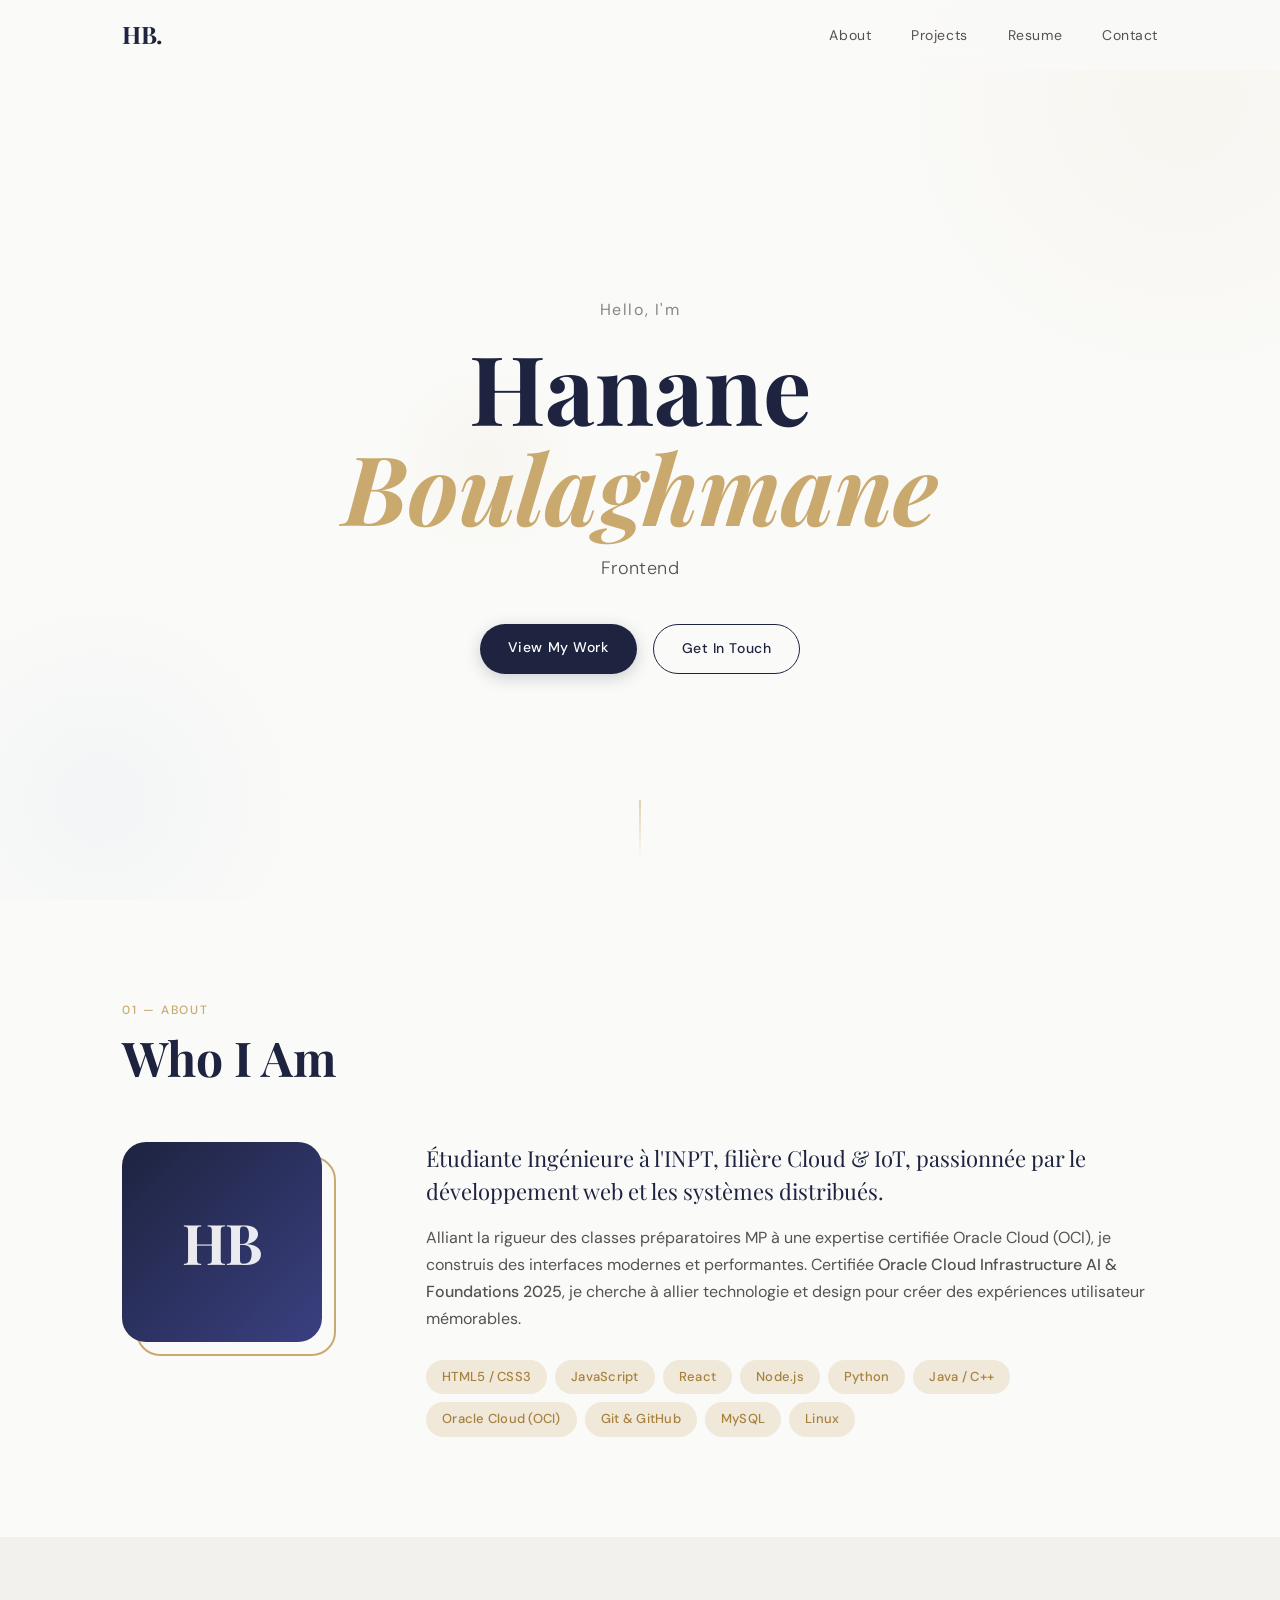
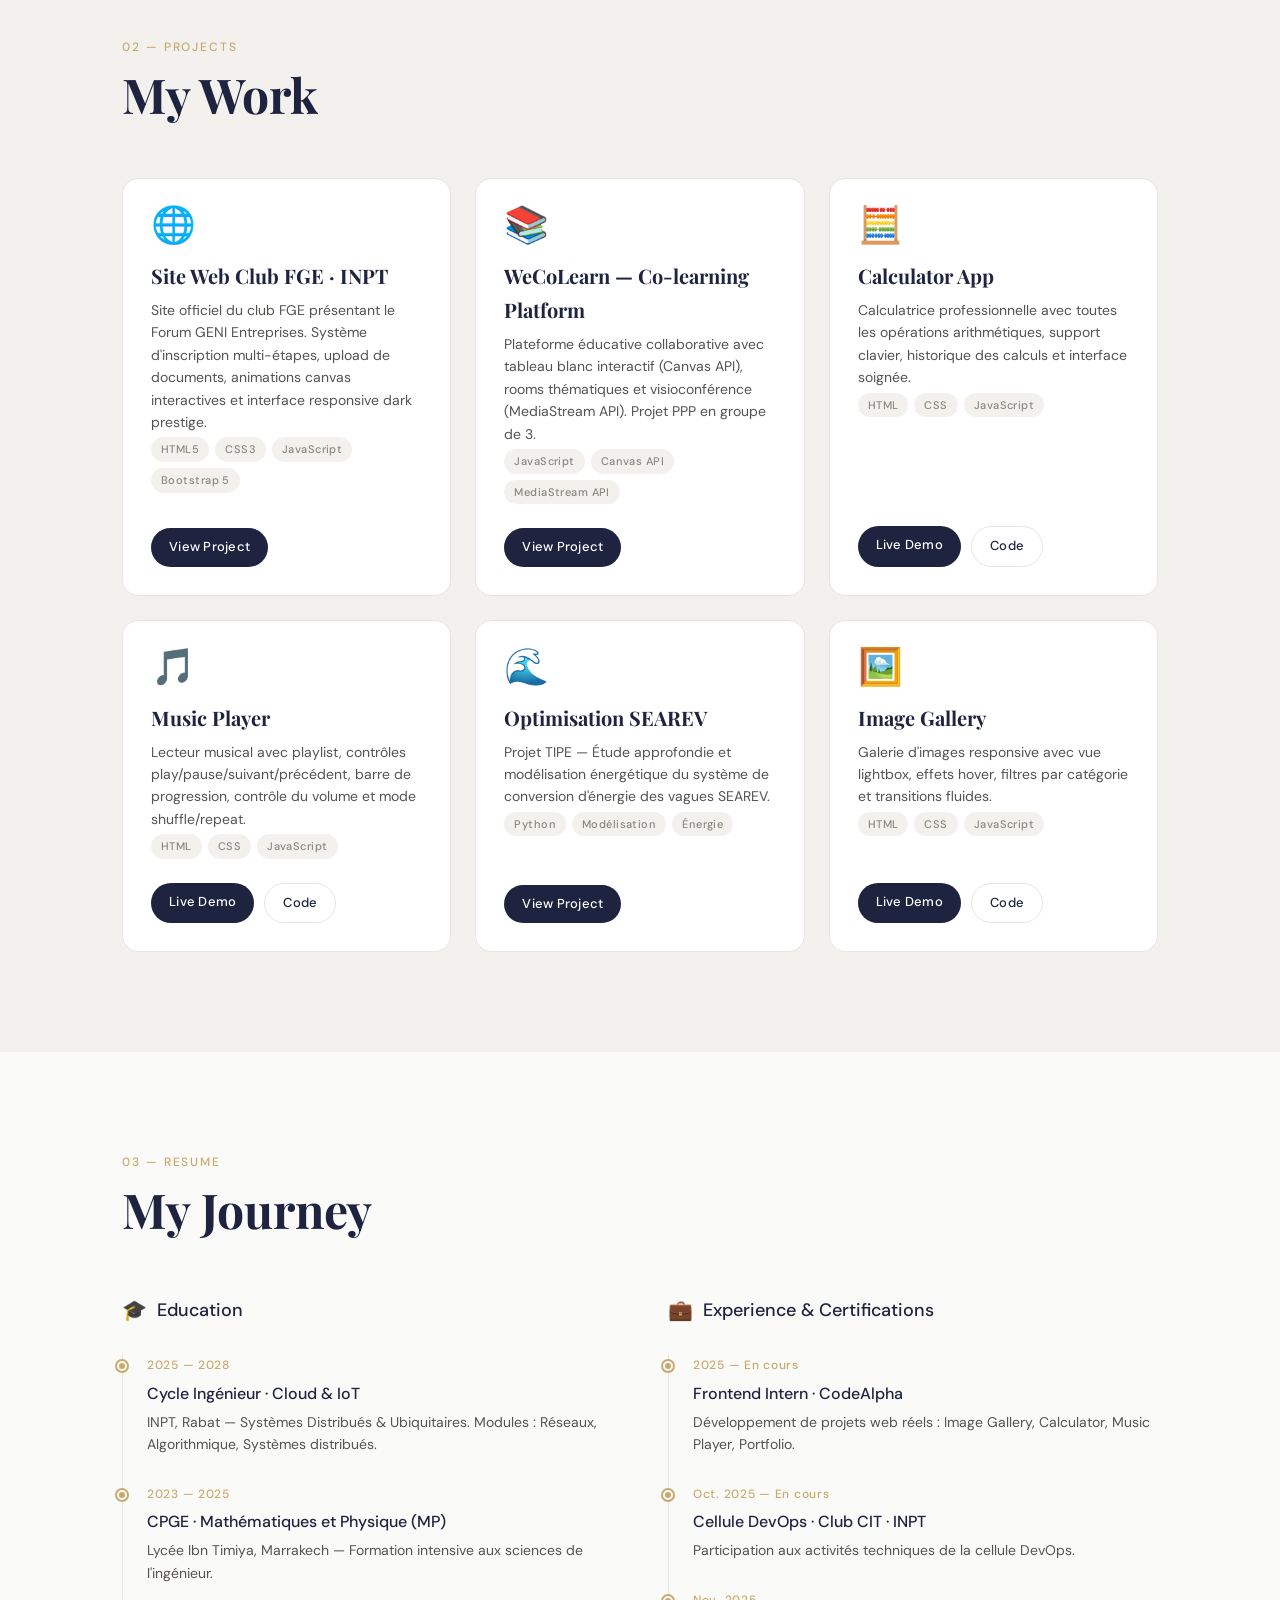
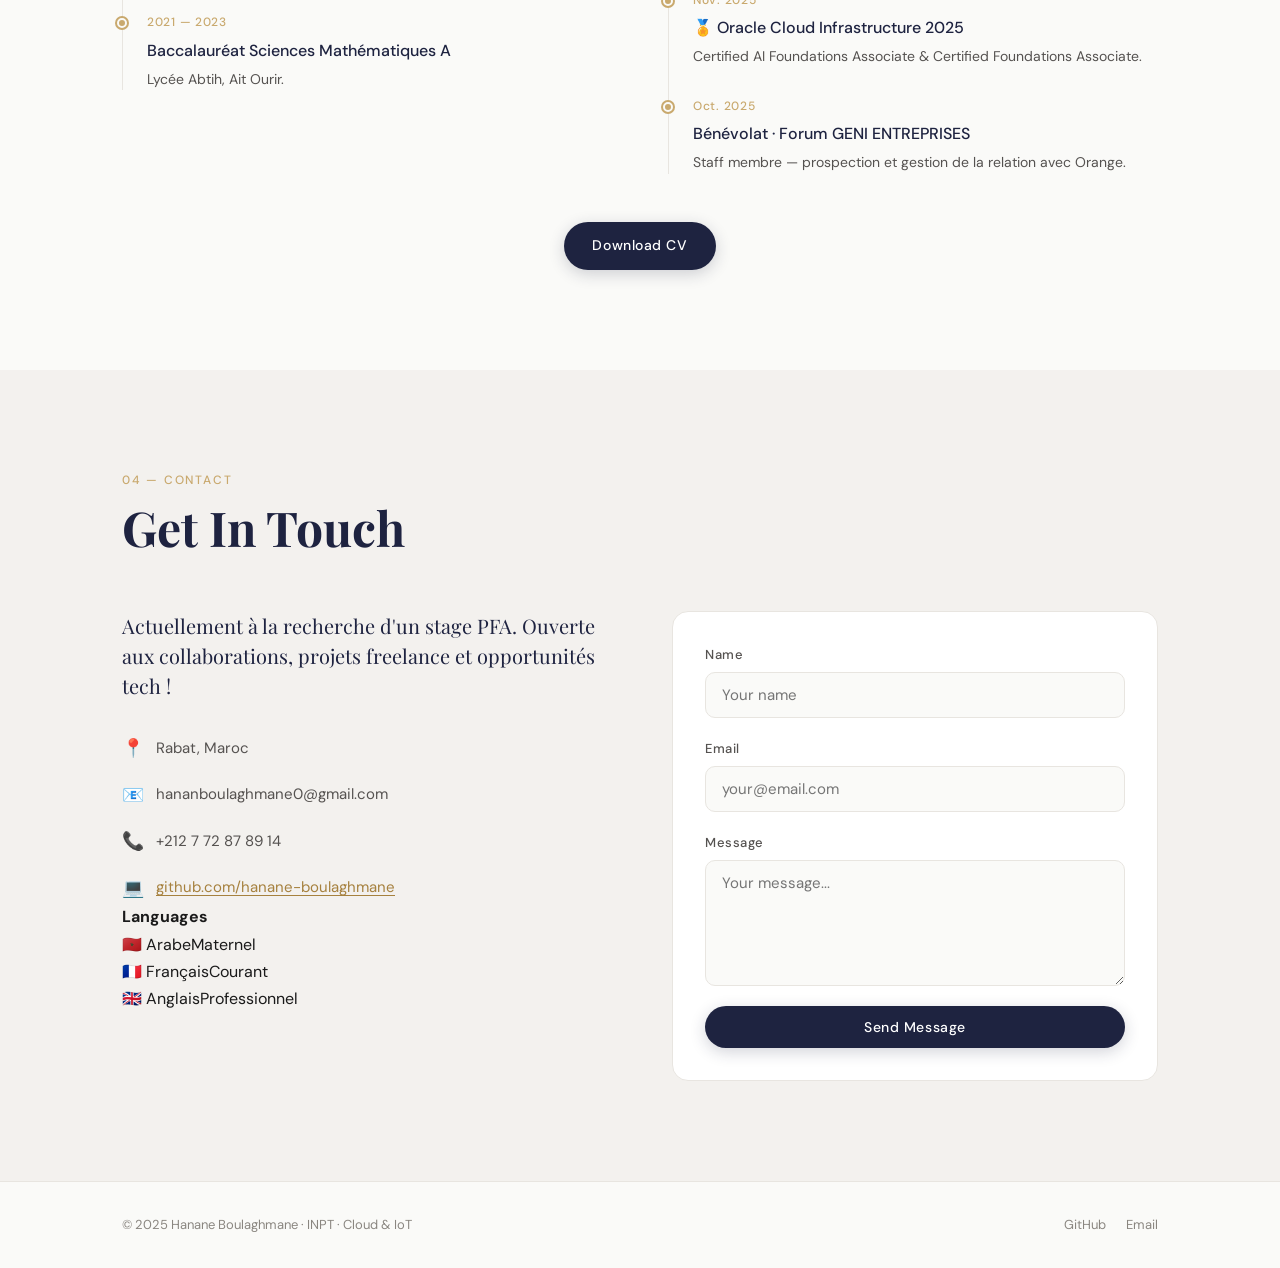
<file: index1.html>
<!DOCTYPE html>
<html lang="fr">
<head>
  <meta charset="UTF-8" />
  <meta name="viewport" content="width=device-width, initial-scale=1.0" />
  <title>Hanane Boulaghmane — Portfolio</title>
  <link href="https://fonts.googleapis.com/css2?family=Playfair+Display:ital,wght@0,400;0,700;1,400&family=DM+Sans:wght@300;400;500&display=swap" rel="stylesheet" />
  <!-- ICI : Modification pour cibler style1.css -->
  <link rel="stylesheet" href="style1.css" />
</head>
<body>

  <!-- ========== NAVBAR ========== -->
  <nav class="navbar" id="navbar">
    <div class="nav-inner">
      <a href="#home" class="nav-logo">HB.</a>
      <button class="nav-toggle" id="navToggle" aria-label="Toggle menu">
        <span></span><span></span><span></span>
      </button>
      <ul class="nav-links" id="navLinks">
        <li><a href="#about" class="nav-link">About</a></li>
        <li><a href="#projects" class="nav-link">Projects</a></li>
        <li><a href="#resume" class="nav-link">Resume</a></li>
        <li><a href="#contact" class="nav-link">Contact</a></li>
      </ul>
    </div>
  </nav>

  <!-- ========== HERO ========== -->
  <section class="hero" id="home">
    <div class="hero-bg">
      <div class="hero-circle c1"></div>
      <div class="hero-circle c2"></div>
      <div class="hero-circle c3"></div>
    </div>
    <div class="hero-content fade-in">
      <p class="hero-greeting">Hello, I'm</p>
      <h1 class="hero-name">Hanane<br /><em>Boulaghmane</em></h1>
      <p class="hero-role">Engineering Student · Cloud & IoT</p>
      <div class="hero-btns">
        <a href="#projects" class="btn btn-primary">View My Work</a>
        <a href="#contact" class="btn btn-outline">Get In Touch</a>
      </div>
    </div>
    <a href="#about" class="scroll-down" aria-label="Scroll down">
      <span class="scroll-line"></span>
    </a>
  </section>

  <!-- ========== ABOUT ========== -->
  <section class="section" id="about">
    <div class="container">
      <div class="section-header reveal">
        <span class="section-tag">01 — About</span>
        <h2 class="section-title">Who I Am</h2>
      </div>
      <div class="about-grid">
        <div class="about-avatar reveal">
          <div class="avatar-box">
            <div class="avatar-initials">HB</div>
          </div>
          <div class="avatar-deco"></div>
        </div>
        <div class="about-text reveal">
          <p class="about-lead">Étudiante Ingénieure à l'INPT, filière Cloud & IoT, passionnée par le développement web et les systèmes distribués.</p>
          <p class="about-body">Alliant la rigueur des classes préparatoires MP à une expertise certifiée Oracle Cloud (OCI), je construis des interfaces modernes et performantes. Certifiée <strong>Oracle Cloud Infrastructure AI & Foundations 2025</strong>, je cherche à allier technologie et design pour créer des expériences utilisateur mémorables.</p>
          <div class="skills-grid">
            <div class="skill-tag">HTML5 / CSS3</div>
            <div class="skill-tag">JavaScript</div>
            <div class="skill-tag">React</div>
            <div class="skill-tag">Node.js</div>
            <div class="skill-tag">Python</div>
            <div class="skill-tag">Java / C++</div>
            <div class="skill-tag">Oracle Cloud (OCI)</div>
            <div class="skill-tag">Git & GitHub</div>
            <div class="skill-tag">MySQL</div>
            <div class="skill-tag">Linux</div>
          </div>
        </div>
      </div>
    </div>
  </section>

  <!-- ========== PROJECTS ========== -->
  <section class="section section-alt" id="projects">
    <div class="container">
      <div class="section-header reveal">
        <span class="section-tag">02 — Projects</span>
        <h2 class="section-title">My Work</h2>
      </div>
      <div class="projects-grid">

        <div class="project-card reveal">
          <div class="project-icon">🌐</div>
          <div class="project-info">
            <h3 class="project-title">Site Web Club FGE · INPT</h3>
            <p class="project-desc">Site officiel du club FGE présentant le Forum GENI Entreprises. Système d'inscription multi-étapes, upload de documents, animations canvas interactives et interface responsive dark prestige.</p>
            <div class="project-tags">
              <span>HTML5</span><span>CSS3</span><span>JavaScript</span><span>Bootstrap 5</span>
            </div>
          </div>
          <div class="project-links">
            <a href="#" class="project-btn">View Project</a>
          </div>
        </div>

        <div class="project-card reveal">
          <div class="project-icon">📚</div>
          <div class="project-info">
            <h3 class="project-title">WeCoLearn — Co-learning Platform</h3>
            <p class="project-desc">Plateforme éducative collaborative avec tableau blanc interactif (Canvas API), rooms thématiques et visioconférence (MediaStream API). Projet PPP en groupe de 3.</p>
            <div class="project-tags">
              <span>JavaScript</span><span>Canvas API</span><span>MediaStream API</span>
            </div>
          </div>
          <div class="project-links">
            <a href="#" class="project-btn">View Project</a>
          </div>
        </div>

        <div class="project-card reveal">
          <div class="project-icon">🧮</div>
          <div class="project-info">
            <h3 class="project-title">Calculator App</h3>
            <p class="project-desc">Calculatrice professionnelle avec toutes les opérations arithmétiques, support clavier, historique des calculs et interface soignée.</p>
            <div class="project-tags">
              <span>HTML</span><span>CSS</span><span>JavaScript</span>
            </div>
          </div>
          <div class="project-links">
            <a href="https://hanane-boulaghmane.github.io/codealpha_tasks/task2_calculator/" target="_blank" class="project-btn">Live Demo</a>
            <a href="https://github.com/hanane-boulaghmane/codealpha_tasks/tree/main/task2_calculator" target="_blank" class="project-btn outline">Code</a>
          </div>
        </div>

        <div class="project-card reveal">
          <div class="project-icon">🎵</div>
          <div class="project-info">
            <h3 class="project-title">Music Player</h3>
            <p class="project-desc">Lecteur musical avec playlist, contrôles play/pause/suivant/précédent, barre de progression, contrôle du volume et mode shuffle/repeat.</p>
            <div class="project-tags">
              <span>HTML</span><span>CSS</span><span>JavaScript</span>
            </div>
          </div>
          <div class="project-links">
            <a href="https://hanane-boulaghmane.github.io/codealpha_tasks/task4_music_player/" target="_blank" class="project-btn">Live Demo</a>
            <a href="https://github.com/hanane-boulaghmane/codealpha_tasks/tree/main/task4_music_player" target="_blank" class="project-btn outline">Code</a>
          </div>
        </div>

        <div class="project-card reveal">
          <div class="project-icon">🌊</div>
          <div class="project-info">
            <h3 class="project-title">Optimisation SEAREV</h3>
            <p class="project-desc">Projet TIPE — Étude approfondie et modélisation énergétique du système de conversion d'énergie des vagues SEAREV.</p>
            <div class="project-tags">
              <span>Python</span><span>Modélisation</span><span>Énergie</span>
            </div>
          </div>
          <div class="project-links">
            <a href="#" class="project-btn">View Project</a>
          </div>
        </div>

        <div class="project-card reveal">
          <div class="project-icon">🖼️</div>
          <div class="project-info">
            <h3 class="project-title">Image Gallery</h3>
            <p class="project-desc">Galerie d'images responsive avec vue lightbox, effets hover, filtres par catégorie et transitions fluides.</p>
            <div class="project-tags">
              <span>HTML</span><span>CSS</span><span>JavaScript</span>
            </div>
          </div>
          <div class="project-links">
            <a href="https://hanane-boulaghmane.github.io/codealpha_tasks/task1_image_gallery/" target="_blank" class="project-btn">Live Demo</a>
            <a href="https://github.com/hanane-boulaghmane/codealpha_tasks" target="_blank" class="project-btn outline">Code</a>
          </div>
        </div>

      </div>
    </div>
  </section>

  <!-- ========== RESUME ========== -->
  <section class="section" id="resume">
    <div class="container">
      <div class="section-header reveal">
        <span class="section-tag">03 — Resume</span>
        <h2 class="section-title">My Journey</h2>
      </div>
      <div class="resume-grid">

        <!-- Education -->
        <div class="resume-col reveal">
          <h3 class="resume-col-title"><span class="resume-icon">🎓</span> Education</h3>
          <div class="timeline">
            <div class="timeline-item">
              <div class="timeline-dot"></div>
              <div class="timeline-content">
                <span class="timeline-year">2025 — 2028</span>
                <h4>Cycle Ingénieur · Cloud & IoT</h4>
                <p>INPT, Rabat — Systèmes Distribués & Ubiquitaires. Modules : Réseaux, Algorithmique, Systèmes distribués.</p>
              </div>
            </div>
            <div class="timeline-item">
              <div class="timeline-dot"></div>
              <div class="timeline-content">
                <span class="timeline-year">2023 — 2025</span>
                <h4>CPGE · Mathématiques et Physique (MP)</h4>
                <p>Lycée Ibn Timiya, Marrakech — Formation intensive aux sciences de l'ingénieur.</p>
              </div>
            </div>
            <div class="timeline-item">
              <div class="timeline-dot"></div>
              <div class="timeline-content">
                <span class="timeline-year">2021 — 2023</span>
                <h4>Baccalauréat Sciences Mathématiques A</h4>
                <p>Lycée Abtih, Ait Ourir.</p>
              </div>
            </div>
          </div>
        </div>

        <!-- Experience & Certifications -->
        <div class="resume-col reveal">
          <h3 class="resume-col-title"><span class="resume-icon">💼</span> Experience & Certifications</h3>
          <div class="timeline">
            <div class="timeline-item">
              <div class="timeline-dot"></div>
              <div class="timeline-content">
                <span class="timeline-year">2025 — En cours</span>
                <h4>Frontend Intern · CodeAlpha</h4>
                <p>Développement de projets web réels : Image Gallery, Calculator, Music Player, Portfolio.</p>
              </div>
            </div>
            <div class="timeline-item">
              <div class="timeline-dot"></div>
              <div class="timeline-content">
                <span class="timeline-year">Oct. 2025 — En cours</span>
                <h4>Cellule DevOps · Club CIT · INPT</h4>
                <p>Participation aux activités techniques de la cellule DevOps.</p>
              </div>
            </div>
            <div class="timeline-item">
              <div class="timeline-dot"></div>
              <div class="timeline-content">
                <span class="timeline-year">Nov. 2025</span>
                <h4>🏅 Oracle Cloud Infrastructure 2025</h4>
                <p>Certified AI Foundations Associate & Certified Foundations Associate.</p>
              </div>
            </div>
            <div class="timeline-item">
              <div class="timeline-dot"></div>
              <div class="timeline-content">
                <span class="timeline-year">Oct. 2025</span>
                <h4>Bénévolat · Forum GENI ENTREPRISES</h4>
                <p>Staff membre — prospection et gestion de la relation avec Orange.</p>
              </div>
            </div>
          </div>
        </div>

      </div>

      <!-- Download CV -->
      <div class="resume-download reveal">
        <a href="CV.pdf" class="btn btn-primary" download>Download CV</a>
      </div>

    </div>
  </section>

  <!-- ========== CONTACT ========== -->
  <section class="section section-alt" id="contact">
    <div class="container">
      <div class="section-header reveal">
        <span class="section-tag">04 — Contact</span>
        <h2 class="section-title">Get In Touch</h2>
      </div>
      <div class="contact-grid">

        <div class="contact-info reveal">
          <p class="contact-lead">Actuellement à la recherche d'un stage PFA. Ouverte aux collaborations, projets freelance et opportunités tech !</p>
          <div class="contact-items">
            <div class="contact-item">
              <span class="contact-icon">📍</span>
              <span>Rabat, Maroc</span>
            </div>
            <div class="contact-item">
              <span class="contact-icon">📧</span>
              <span>hananboulaghmane0@gmail.com</span>
            </div>
            <div class="contact-item">
              <span class="contact-icon">📞</span>
              <span>+212 7 72 87 89 14</span>
            </div>
            <div class="contact-item">
              <span class="contact-icon">💻</span>
              <a href="https://github.com/hanane-boulaghmane" target="_blank">github.com/hanane-boulaghmane</a>
            </div>
          </div>
          <!-- Languages -->
          <div class="lang-section">
            <h4 class="lang-title">Languages</h4>
            <div class="lang-list">
              <div class="lang-item"><span>🇲🇦 Arabe</span><span class="lang-level">Maternel</span></div>
              <div class="lang-item"><span>🇫🇷 Français</span><span class="lang-level">Courant</span></div>
              <div class="lang-item"><span>🇬🇧 Anglais</span><span class="lang-level">Professionnel</span></div>
            </div>
          </div>
        </div>

        <form class="contact-form reveal" id="contactForm">
          <div class="form-group">
            <label for="name">Name</label>
            <input type="text" id="name" placeholder="Your name" required />
          </div>
          <div class="form-group">
            <label for="email">Email</label>
            <input type="email" id="email" placeholder="your@email.com" required />
          </div>
          <div class="form-group">
            <label for="message">Message</label>
            <textarea id="message" rows="5" placeholder="Your message..." required></textarea>
          </div>
          <button type="submit" class="btn btn-primary" id="submitBtn">Send Message</button>
          <p class="form-success" id="formSuccess">✅ Message sent successfully!</p>
        </form>

      </div>
    </div>
  </section>

  <!-- ========== FOOTER ========== -->
  <footer class="footer">
    <div class="container">
      <p class="footer-text">© 2025 Hanane Boulaghmane · INPT · Cloud & IoT</p>
      <div class="footer-links">
        <a href="https://github.com/hanane-boulaghmane" target="_blank">GitHub</a>
        <a href="mailto:hananboulaghmane0@gmail.com">Email</a>
      </div>
    </div>
  </footer>

  <!-- ICI : Modification pour cibler script1.js -->
  <script src="script1.js"></script>
</body>
</html>
</file>
<file: style.css>
/* ============================
   RESET & ROOT
   ============================ */
*, *::before, *::after {
  box-sizing: border-box;
  margin: 0;
  padding: 0;
}

:root {
  --bg:           #0a0a12;
  --card:         #13131f;
  --card-border:  rgba(255,255,255,0.07);
  --playlist-bg:  #0f0f1a;
  --text:         #f0f0f8;
  --text-muted:   #5a5a7a;
  --text-soft:    #9898b8;
  --accent:       #a78bfa;
  --accent-2:     #f472b6;
  --active-bg:    rgba(167,139,250,0.1);
  --active-border:rgba(167,139,250,0.4);
  --btn-bg:       rgba(255,255,255,0.05);
  --btn-hover:    rgba(255,255,255,0.1);
  --track-bg:     rgba(255,255,255,0.08);
  --font-main:    'Outfit', sans-serif;
  --font-mono:    'Space Mono', monospace;
}


/* ============================
   BODY & APP
   ============================ */
body {
  background: var(--bg);
  min-height: 100vh;
  font-family: var(--font-main);
  display: flex;
  align-items: center;
  justify-content: center;
  padding: 2rem;
  overflow: hidden;
  position: relative;
}

.app {
  width: 100%;
  display: flex;
  align-items: center;
  justify-content: center;
}


/* ============================
   BACKGROUND BLOBS
   ============================ */
.blob {
  position: fixed;
  border-radius: 50%;
  filter: blur(90px);
  opacity: 0.18;
  pointer-events: none;
  z-index: 0;
}

.blob-1 {
  width: 500px;
  height: 500px;
  background: var(--accent);
  top: -150px;
  left: -150px;
  animation: blobMove1 12s ease-in-out infinite alternate;
}

.blob-2 {
  width: 400px;
  height: 400px;
  background: var(--accent-2);
  bottom: -120px;
  right: -100px;
  animation: blobMove2 10s ease-in-out infinite alternate;
}

@keyframes blobMove1 {
  from { transform: translate(0, 0) scale(1); }
  to   { transform: translate(60px, 40px) scale(1.1); }
}

@keyframes blobMove2 {
  from { transform: translate(0, 0) scale(1); }
  to   { transform: translate(-50px, -30px) scale(1.08); }
}


/* ============================
   PLAYER WRAPPER
   ============================ */
.player-wrapper {
  display: flex;
  gap: 20px;
  align-items: stretch;
  position: relative;
  z-index: 1;
}


/* ============================
   PLAYLIST SIDEBAR
   ============================ */
.playlist {
  width: 220px;
  background: var(--playlist-bg);
  border: 1px solid var(--card-border);
  border-radius: 24px;
  padding: 24px 16px;
  display: flex;
  flex-direction: column;
  gap: 12px;
}

.playlist-title {
  font-size: 11px;
  letter-spacing: 0.16em;
  text-transform: uppercase;
  color: var(--text-muted);
  font-family: var(--font-mono);
  font-weight: 400;
  padding: 0 8px;
}

.playlist-list {
  list-style: none;
  display: flex;
  flex-direction: column;
  gap: 4px;
  overflow-y: auto;
  flex: 1;
}

.playlist-list::-webkit-scrollbar       { width: 3px; }
.playlist-list::-webkit-scrollbar-track { background: transparent; }
.playlist-list::-webkit-scrollbar-thumb { background: var(--card-border); border-radius: 2px; }

.playlist-item {
  padding: 10px 12px;
  border-radius: 12px;
  cursor: pointer;
  transition: background 0.2s, border-color 0.2s;
  border: 1px solid transparent;
}

.playlist-item:hover {
  background: var(--btn-hover);
}

.playlist-item.active {
  background: var(--active-bg);
  border-color: var(--active-border);
}

.playlist-item-title {
  font-size: 13px;
  font-weight: 500;
  color: var(--text);
  white-space: nowrap;
  overflow: hidden;
  text-overflow: ellipsis;
}

.playlist-item.active .playlist-item-title {
  color: var(--accent);
}

.playlist-item-artist {
  font-size: 11px;
  color: var(--text-muted);
  margin-top: 2px;
  white-space: nowrap;
  overflow: hidden;
  text-overflow: ellipsis;
}

.playlist-item-duration {
  font-size: 10px;
  color: var(--text-muted);
  font-family: var(--font-mono);
  margin-top: 3px;
}

/* Playing animation indicator */
.playlist-item.active .playlist-item-title::before {
  content: '▶ ';
  font-size: 9px;
  color: var(--accent);
}


/* ============================
   PLAYER CARD
   ============================ */
.player-card {
  width: 320px;
  background: var(--card);
  border: 1px solid var(--card-border);
  border-radius: 28px;
  padding: 36px 28px 28px;
  display: flex;
  flex-direction: column;
  align-items: center;
  gap: 20px;
}


/* ============================
   ALBUM ART
   ============================ */
.art-container {
  position: relative;
  width: 160px;
  height: 160px;
}

.art {
  width: 160px;
  height: 160px;
  border-radius: 50%;
  background: linear-gradient(135deg, #1e1e30, #2a2a42);
  display: flex;
  align-items: center;
  justify-content: center;
  transition: transform 0.3s ease;
  position: relative;
  z-index: 1;
}

.art.spinning {
  animation: spin 8s linear infinite;
}

.art.paused {
  animation-play-state: paused;
}

@keyframes spin {
  from { transform: rotate(0deg); }
  to   { transform: rotate(360deg); }
}

.art-icon {
  font-size: 52px;
  opacity: 0.6;
  transition: opacity 0.3s;
  user-select: none;
}

.art-ring {
  position: absolute;
  inset: -6px;
  border-radius: 50%;
  border: 1.5px solid transparent;
  border-top-color: var(--accent);
  border-right-color: var(--accent-2);
  animation: ringRotate 3s linear infinite;
  opacity: 0.5;
}

@keyframes ringRotate {
  from { transform: rotate(0deg); }
  to   { transform: rotate(360deg); }
}


/* ============================
   SONG INFO
   ============================ */
.song-info {
  text-align: center;
  width: 100%;
}

.song-title {
  font-size: 20px;
  font-weight: 600;
  color: var(--text);
  letter-spacing: -0.01em;
  white-space: nowrap;
  overflow: hidden;
  text-overflow: ellipsis;
}

.song-artist {
  font-size: 13px;
  color: var(--text-muted);
  font-weight: 400;
  margin-bottom: 4px;
  text-transform: uppercase;
  letter-spacing: 0.1em;
}


/* ============================
   PROGRESS BAR
   ============================ */
.progress-section {
  width: 100%;
  display: flex;
  flex-direction: column;
  gap: 6px;
}

.progress-bar-track {
  width: 100%;
  height: 4px;
  background: var(--track-bg);
  border-radius: 2px;
  cursor: pointer;
  position: relative;
}

.progress-bar-fill {
  height: 100%;
  width: 0%;
  background: linear-gradient(90deg, var(--accent), var(--accent-2));
  border-radius: 2px;
  transition: width 0.1s linear;
  pointer-events: none;
}

.progress-thumb {
  position: absolute;
  top: 50%;
  left: 0%;
  transform: translate(-50%, -50%);
  width: 12px;
  height: 12px;
  border-radius: 50%;
  background: var(--text);
  opacity: 0;
  transition: opacity 0.2s, left 0.1s linear;
  pointer-events: none;
}

.progress-bar-track:hover .progress-thumb { opacity: 1; }

.time-row {
  display: flex;
  justify-content: space-between;
}

.time {
  font-size: 11px;
  font-family: var(--font-mono);
  color: var(--text-muted);
}


/* ============================
   VOLUME
   ============================ */
.volume-section {
  width: 100%;
  display: flex;
  align-items: center;
  gap: 10px;
}

.vol-icon {
  font-size: 16px;
  cursor: pointer;
  user-select: none;
  min-width: 20px;
  text-align: center;
}

.volume-slider {
  flex: 1;
  -webkit-appearance: none;
  appearance: none;
  height: 3px;
  border-radius: 2px;
  background: var(--track-bg);
  outline: none;
  cursor: pointer;
}

.volume-slider::-webkit-slider-thumb {
  -webkit-appearance: none;
  width: 12px;
  height: 12px;
  border-radius: 50%;
  background: var(--accent);
  cursor: pointer;
}

.volume-slider::-moz-range-thumb {
  width: 12px;
  height: 12px;
  border-radius: 50%;
  background: var(--accent);
  cursor: pointer;
  border: none;
}

.vol-label {
  font-size: 11px;
  font-family: var(--font-mono);
  color: var(--text-muted);
  min-width: 30px;
  text-align: right;
}


/* ============================
   CONTROLS
   ============================ */
.controls {
  display: flex;
  align-items: center;
  justify-content: center;
  gap: 12px;
  width: 100%;
}

.ctrl-btn {
  background: var(--btn-bg);
  border: 1px solid var(--card-border);
  border-radius: 50%;
  cursor: pointer;
  color: var(--text);
  font-size: 16px;
  width: 44px;
  height: 44px;
  display: flex;
  align-items: center;
  justify-content: center;
  transition: background 0.15s, transform 0.1s, border-color 0.15s;
  outline: none;
  user-select: none;
}

.ctrl-btn:hover {
  background: var(--btn-hover);
  border-color: rgba(255,255,255,0.15);
}

.ctrl-btn:active { transform: scale(0.9); }

/* Large play button */
.ctrl-btn.play {
  width: 58px;
  height: 58px;
  font-size: 20px;
  background: linear-gradient(135deg, var(--accent), var(--accent-2));
  border: none;
  color: #fff;
  box-shadow: 0 8px 24px rgba(167,139,250,0.35);
}

.ctrl-btn.play:hover {
  box-shadow: 0 10px 30px rgba(167,139,250,0.5);
  background: linear-gradient(135deg, #b99ffb, #f584c0);
}

/* Secondary (shuffle/repeat) smaller */
.ctrl-btn.secondary {
  width: 36px;
  height: 36px;
  font-size: 14px;
  color: var(--text-muted);
}

.ctrl-btn.secondary.on {
  color: var(--accent);
  border-color: var(--active-border);
  background: var(--active-bg);
}


/* ============================
   RESPONSIVE
   ============================ */
@media (max-width: 620px) {
  .player-wrapper {
    flex-direction: column;
    align-items: center;
  }
  .playlist {
    width: 320px;
    max-height: 200px;
  }
  body { padding: 1rem; overflow: auto; }
}
</file>
<file: task3_portfolio/style.css>
/* ============================
   RESET & ROOT
   ============================ */
*, *::before, *::after {
  box-sizing: border-box;
  margin: 0;
  padding: 0;
}

:root {
  --bg:           #fafaf8;
  --bg-alt:       #f3f1ee;
  --card:         #ffffff;
  --border:       #e8e5e0;
  --text:         #1a1a1a;
  --text-muted:   #8a8680;
  --text-soft:    #555250;
  --accent:       #c9a96e;
  --accent-dark:  #a6813e;
  --accent-light: #f0e8d8;
  --navy:         #1e2340;
  --font-serif:   'Playfair Display', Georgia, serif;
  --font-sans:    'DM Sans', sans-serif;
  --radius:       16px;
  --shadow:       0 4px 24px rgba(0,0,0,0.07);
  --shadow-hover: 0 12px 40px rgba(0,0,0,0.12);
  --nav-h:        70px;
}


/* ============================
   BASE
   ============================ */
html {
  scroll-behavior: smooth;
  font-size: 16px;
}

body {
  background: var(--bg);
  color: var(--text);
  font-family: var(--font-sans);
  font-weight: 400;
  line-height: 1.7;
  overflow-x: hidden;
}

a {
  color: inherit;
  text-decoration: none;
}

img { max-width: 100%; }

strong { font-weight: 500; }


/* ============================
   NAVBAR
   ============================ */
.navbar {
  position: fixed;
  top: 0;
  left: 0;
  right: 0;
  height: var(--nav-h);
  z-index: 100;
  background: rgba(250,250,248,0.85);
  backdrop-filter: blur(12px);
  border-bottom: 1px solid transparent;
  transition: border-color 0.3s, background 0.3s;
}

.navbar.scrolled {
  border-color: var(--border);
  background: rgba(250,250,248,0.97);
}

.nav-inner {
  max-width: 1100px;
  margin: 0 auto;
  padding: 0 2rem;
  height: 100%;
  display: flex;
  align-items: center;
  justify-content: space-between;
}

.nav-logo {
  font-family: var(--font-serif);
  font-size: 24px;
  font-weight: 700;
  color: var(--navy);
  letter-spacing: -0.02em;
}

.nav-links {
  list-style: none;
  display: flex;
  gap: 2.5rem;
}

.nav-link {
  font-size: 14px;
  font-weight: 400;
  color: var(--text-soft);
  letter-spacing: 0.04em;
  transition: color 0.2s;
  position: relative;
}

.nav-link::after {
  content: '';
  position: absolute;
  bottom: -4px;
  left: 0;
  width: 0;
  height: 1.5px;
  background: var(--accent);
  transition: width 0.25s ease;
}

.nav-link:hover,
.nav-link.active {
  color: var(--text);
}

.nav-link:hover::after,
.nav-link.active::after {
  width: 100%;
}

/* Hamburger */
.nav-toggle {
  display: none;
  flex-direction: column;
  gap: 5px;
  background: none;
  border: none;
  cursor: pointer;
  padding: 4px;
}

.nav-toggle span {
  display: block;
  width: 22px;
  height: 1.5px;
  background: var(--text);
  transition: transform 0.3s, opacity 0.3s;
}

.nav-toggle.open span:nth-child(1) { transform: translateY(6.5px) rotate(45deg); }
.nav-toggle.open span:nth-child(2) { opacity: 0; }
.nav-toggle.open span:nth-child(3) { transform: translateY(-6.5px) rotate(-45deg); }


/* ============================
   BUTTONS
   ============================ */
.btn {
  display: inline-block;
  padding: 12px 28px;
  border-radius: 100px;
  font-family: var(--font-sans);
  font-size: 14px;
  font-weight: 500;
  letter-spacing: 0.04em;
  cursor: pointer;
  transition: transform 0.2s, box-shadow 0.2s, background 0.2s;
  border: none;
}

.btn:hover   { transform: translateY(-2px); }
.btn:active  { transform: translateY(0); }

.btn-primary {
  background: var(--navy);
  color: #fff;
  box-shadow: 0 4px 16px rgba(30,35,64,0.2);
}

.btn-primary:hover {
  background: #2a3060;
  box-shadow: 0 8px 24px rgba(30,35,64,0.3);
}

.btn-outline {
  background: transparent;
  color: var(--navy);
  border: 1.5px solid var(--navy);
}

.btn-outline:hover {
  background: var(--navy);
  color: #fff;
}


/* ============================
   SECTIONS
   ============================ */
.section {
  padding: 100px 0;
}

.section-alt {
  background: var(--bg-alt);
}

.container {
  max-width: 1100px;
  margin: 0 auto;
  padding: 0 2rem;
}

.section-header {
  margin-bottom: 56px;
}

.section-tag {
  font-size: 12px;
  font-weight: 500;
  letter-spacing: 0.16em;
  text-transform: uppercase;
  color: var(--accent);
  display: block;
  margin-bottom: 10px;
}

.section-title {
  font-family: var(--font-serif);
  font-size: clamp(32px, 5vw, 48px);
  font-weight: 700;
  color: var(--navy);
  line-height: 1.15;
}


/* ============================
   HERO
   ============================ */
.hero {
  min-height: 100vh;
  display: flex;
  align-items: center;
  justify-content: center;
  position: relative;
  overflow: hidden;
  padding-top: var(--nav-h);
}

.hero-bg {
  position: absolute;
  inset: 0;
  pointer-events: none;
}

.hero-circle {
  position: absolute;
  border-radius: 50%;
  opacity: 0.25;
}

.c1 {
  width: 600px;
  height: 600px;
  background: radial-gradient(circle, var(--accent-light), transparent 70%);
  top: -200px;
  right: -200px;
}

.c2 {
  width: 400px;
  height: 400px;
  background: radial-gradient(circle, #dde4f0, transparent 70%);
  bottom: -100px;
  left: -100px;
}

.c3 {
  width: 200px;
  height: 200px;
  background: radial-gradient(circle, var(--accent-light), transparent 70%);
  top: 40%;
  left: 30%;
}

.hero-content {
  text-align: center;
  position: relative;
  z-index: 1;
  padding: 0 2rem;
}

.hero-greeting {
  font-size: 16px;
  color: var(--text-muted);
  letter-spacing: 0.1em;
  margin-bottom: 12px;
}

.hero-name {
  font-family: var(--font-serif);
  font-size: clamp(52px, 10vw, 96px);
  font-weight: 700;
  line-height: 1.05;
  color: var(--navy);
  margin-bottom: 16px;
}

.hero-name em {
  font-style: italic;
  color: var(--accent);
}

.hero-role {
  font-size: 18px;
  color: var(--text-soft);
  font-weight: 300;
  margin-bottom: 40px;
  letter-spacing: 0.02em;
}

.dot {
  color: var(--accent);
  margin: 0 8px;
}

.hero-btns {
  display: flex;
  gap: 16px;
  justify-content: center;
  flex-wrap: wrap;
}

/* Scroll down arrow */
.scroll-down {
  position: absolute;
  bottom: 40px;
  left: 50%;
  transform: translateX(-50%);
  display: flex;
  flex-direction: column;
  align-items: center;
}

.scroll-line {
  display: block;
  width: 1px;
  height: 60px;
  background: linear-gradient(to bottom, var(--accent), transparent);
  animation: scrollPulse 2s ease-in-out infinite;
}

@keyframes scrollPulse {
  0%, 100% { opacity: 0.3; transform: scaleY(1); }
  50%       { opacity: 1;   transform: scaleY(1.1); }
}


/* ============================
   ABOUT
   ============================ */
.about-grid {
  display: grid;
  grid-template-columns: 240px 1fr;
  gap: 64px;
  align-items: start;
}

.about-avatar {
  position: relative;
}

.avatar-box {
  width: 200px;
  height: 200px;
  border-radius: 24px;
  background: linear-gradient(135deg, var(--navy), #3a4080);
  display: flex;
  align-items: center;
  justify-content: center;
  position: relative;
  z-index: 1;
}

.avatar-initials {
  font-family: var(--font-serif);
  font-size: 56px;
  font-weight: 700;
  color: rgba(255,255,255,0.9);
  letter-spacing: -0.02em;
}

.avatar-deco {
  position: absolute;
  width: 200px;
  height: 200px;
  border-radius: 24px;
  border: 2px solid var(--accent);
  top: 14px;
  left: 14px;
  z-index: 0;
}

.about-lead {
  font-family: var(--font-serif);
  font-size: 22px;
  font-weight: 400;
  color: var(--navy);
  line-height: 1.5;
  margin-bottom: 16px;
}

.about-body {
  color: var(--text-soft);
  font-size: 16px;
  margin-bottom: 28px;
}

.skills-grid {
  display: flex;
  flex-wrap: wrap;
  gap: 8px;
}

.skill-tag {
  padding: 6px 16px;
  background: var(--accent-light);
  color: var(--accent-dark);
  border-radius: 100px;
  font-size: 13px;
  font-weight: 500;
  letter-spacing: 0.02em;
  transition: background 0.2s, transform 0.2s;
}

.skill-tag:hover {
  background: var(--accent);
  color: #fff;
  transform: translateY(-2px);
}


/* ============================
   PROJECTS
   ============================ */
.projects-grid {
  display: grid;
  grid-template-columns: repeat(auto-fit, minmax(280px, 1fr));
  gap: 24px;
}

.project-card {
  background: var(--card);
  border: 1px solid var(--border);
  border-radius: var(--radius);
  padding: 28px;
  display: flex;
  flex-direction: column;
  gap: 16px;
  transition: transform 0.25s, box-shadow 0.25s, border-color 0.25s;
}

.project-card:hover {
  transform: translateY(-6px);
  box-shadow: var(--shadow-hover);
  border-color: var(--accent);
}

.project-icon {
  font-size: 36px;
  line-height: 1;
}

.project-title {
  font-family: var(--font-serif);
  font-size: 20px;
  font-weight: 700;
  color: var(--navy);
  margin-bottom: 6px;
}

.project-desc {
  font-size: 14px;
  color: var(--text-soft);
  line-height: 1.6;
}

.project-tags {
  display: flex;
  flex-wrap: wrap;
  gap: 6px;
  margin-top: 4px;
}

.project-tags span {
  font-size: 11px;
  padding: 3px 10px;
  border-radius: 100px;
  background: var(--bg-alt);
  color: var(--text-muted);
  font-weight: 500;
  letter-spacing: 0.04em;
}

.project-links {
  display: flex;
  gap: 10px;
  margin-top: auto;
  padding-top: 8px;
}

.project-btn {
  font-size: 13px;
  font-weight: 500;
  padding: 8px 18px;
  border-radius: 100px;
  background: var(--navy);
  color: #fff;
  transition: background 0.2s, transform 0.2s;
  letter-spacing: 0.02em;
}

.project-btn:hover {
  background: #2a3060;
  transform: translateY(-1px);
}

.project-btn.outline {
  background: transparent;
  color: var(--navy);
  border: 1.5px solid var(--border);
}

.project-btn.outline:hover {
  border-color: var(--navy);
  background: var(--bg-alt);
}


/* ============================
   RESUME
   ============================ */
.resume-grid {
  display: grid;
  grid-template-columns: 1fr 1fr;
  gap: 56px;
}

.resume-col-title {
  font-size: 18px;
  font-weight: 500;
  color: var(--navy);
  margin-bottom: 28px;
  display: flex;
  align-items: center;
  gap: 10px;
}

.resume-icon { font-size: 20px; }

.timeline {
  display: flex;
  flex-direction: column;
  gap: 0;
  border-left: 1.5px solid var(--border);
  padding-left: 24px;
}

.timeline-item {
  position: relative;
  padding-bottom: 28px;
}

.timeline-item:last-child { padding-bottom: 0; }

.timeline-dot {
  position: absolute;
  left: -30px;
  top: 6px;
  width: 10px;
  height: 10px;
  border-radius: 50%;
  background: var(--accent);
  border: 2px solid var(--bg);
  box-shadow: 0 0 0 2px var(--accent);
}

.timeline-year {
  font-size: 12px;
  font-weight: 500;
  color: var(--accent);
  letter-spacing: 0.06em;
  display: block;
  margin-bottom: 4px;
}

.timeline-content h4 {
  font-size: 16px;
  font-weight: 500;
  color: var(--navy);
  margin-bottom: 4px;
}

.timeline-content p {
  font-size: 14px;
  color: var(--text-soft);
  line-height: 1.6;
}

.resume-download {
  margin-top: 48px;
  text-align: center;
}


/* ============================
   CONTACT
   ============================ */
.contact-grid {
  display: grid;
  grid-template-columns: 1fr 1fr;
  gap: 64px;
  align-items: start;
}

.contact-lead {
  font-family: var(--font-serif);
  font-size: 20px;
  color: var(--navy);
  line-height: 1.5;
  margin-bottom: 32px;
}

.contact-items {
  display: flex;
  flex-direction: column;
  gap: 16px;
}

.contact-item {
  display: flex;
  align-items: center;
  gap: 12px;
  font-size: 15px;
  color: var(--text-soft);
}

.contact-item a {
  color: var(--accent-dark);
  text-decoration: underline;
  text-underline-offset: 3px;
  transition: color 0.2s;
}

.contact-item a:hover { color: var(--accent); }

.contact-icon { font-size: 18px; }

/* Form */
.contact-form {
  background: var(--card);
  border: 1px solid var(--border);
  border-radius: var(--radius);
  padding: 32px;
  display: flex;
  flex-direction: column;
  gap: 20px;
}

.form-group {
  display: flex;
  flex-direction: column;
  gap: 6px;
}

.form-group label {
  font-size: 13px;
  font-weight: 500;
  color: var(--text-soft);
  letter-spacing: 0.04em;
}

.form-group input,
.form-group textarea {
  padding: 12px 16px;
  border: 1.5px solid var(--border);
  border-radius: 10px;
  background: var(--bg);
  color: var(--text);
  font-family: var(--font-sans);
  font-size: 15px;
  outline: none;
  transition: border-color 0.2s;
  resize: vertical;
}

.form-group input:focus,
.form-group textarea:focus {
  border-color: var(--accent);
}

.form-success {
  display: none;
  font-size: 14px;
  color: #2e7d32;
  font-weight: 500;
  text-align: center;
}

.form-success.show { display: block; }


/* ============================
   FOOTER
   ============================ */
.footer {
  padding: 32px 0;
  border-top: 1px solid var(--border);
  background: var(--bg);
}

.footer .container {
  display: flex;
  align-items: center;
  justify-content: space-between;
  flex-wrap: wrap;
  gap: 12px;
}

.footer-text {
  font-size: 13px;
  color: var(--text-muted);
}

.footer-links {
  display: flex;
  gap: 20px;
}

.footer-links a {
  font-size: 13px;
  color: var(--text-muted);
  transition: color 0.2s;
}

.footer-links a:hover { color: var(--accent); }


/* ============================
   ANIMATIONS
   ============================ */

/* Fade in on load */
.fade-in {
  animation: fadeIn 1s ease forwards;
}

@keyframes fadeIn {
  from { opacity: 0; transform: translateY(30px); }
  to   { opacity: 1; transform: translateY(0); }
}

/* Reveal on scroll */
.reveal {
  opacity: 0;
  transform: translateY(40px);
  transition: opacity 0.7s ease, transform 0.7s ease;
}

.reveal.visible {
  opacity: 1;
  transform: translateY(0);
}

/* Stagger delays for grids */
.reveal:nth-child(2) { transition-delay: 0.1s; }
.reveal:nth-child(3) { transition-delay: 0.2s; }
.reveal:nth-child(4) { transition-delay: 0.3s; }


/* ============================
   RESPONSIVE
   ============================ */
@media (max-width: 768px) {
  .nav-links {
    display: none;
    flex-direction: column;
    position: absolute;
    top: var(--nav-h);
    left: 0;
    right: 0;
    background: rgba(250,250,248,0.98);
    border-bottom: 1px solid var(--border);
    padding: 1.5rem 2rem;
    gap: 1.5rem;
  }

  .nav-links.open { display: flex; }
  .nav-toggle { display: flex; }

  .about-grid     { grid-template-columns: 1fr; gap: 40px; }
  .resume-grid    { grid-template-columns: 1fr; gap: 40px; }
  .contact-grid   { grid-template-columns: 1fr; gap: 40px; }

  .section { padding: 70px 0; }

  .avatar-box { width: 160px; height: 160px; }
  .avatar-deco { width: 160px; height: 160px; }
  .avatar-initials { font-size: 44px; }
}

@media (max-width: 480px) {
  .hero-btns { flex-direction: column; align-items: center; }
  .projects-grid { grid-template-columns: 1fr; }
}
</file>
<file: task4_music_player/style.css>
/* ============================
   RESET & ROOT
   ============================ */
*, *::before, *::after {
  box-sizing: border-box;
  margin: 0;
  padding: 0;
}

:root {
  --bg:           #0a0a12;
  --card:         #13131f;
  --card-border:  rgba(255,255,255,0.07);
  --playlist-bg:  #0f0f1a;
  --text:         #f0f0f8;
  --text-muted:   #5a5a7a;
  --text-soft:    #9898b8;
  --accent:       #a78bfa;
  --accent-2:     #f472b6;
  --active-bg:    rgba(167,139,250,0.1);
  --active-border:rgba(167,139,250,0.4);
  --btn-bg:       rgba(255,255,255,0.05);
  --btn-hover:    rgba(255,255,255,0.1);
  --track-bg:     rgba(255,255,255,0.08);
  --font-main:    'Outfit', sans-serif;
  --font-mono:    'Space Mono', monospace;
}


/* ============================
   BODY & APP
   ============================ */
body {
  background: var(--bg);
  min-height: 100vh;
  font-family: var(--font-main);
  display: flex;
  align-items: center;
  justify-content: center;
  padding: 2rem;
  overflow: hidden;
  position: relative;
}

.app {
  width: 100%;
  display: flex;
  align-items: center;
  justify-content: center;
}


/* ============================
   BACKGROUND BLOBS
   ============================ */
.blob {
  position: fixed;
  border-radius: 50%;
  filter: blur(90px);
  opacity: 0.18;
  pointer-events: none;
  z-index: 0;
}

.blob-1 {
  width: 500px;
  height: 500px;
  background: var(--accent);
  top: -150px;
  left: -150px;
  animation: blobMove1 12s ease-in-out infinite alternate;
}

.blob-2 {
  width: 400px;
  height: 400px;
  background: var(--accent-2);
  bottom: -120px;
  right: -100px;
  animation: blobMove2 10s ease-in-out infinite alternate;
}

@keyframes blobMove1 {
  from { transform: translate(0, 0) scale(1); }
  to   { transform: translate(60px, 40px) scale(1.1); }
}

@keyframes blobMove2 {
  from { transform: translate(0, 0) scale(1); }
  to   { transform: translate(-50px, -30px) scale(1.08); }
}


/* ============================
   PLAYER WRAPPER
   ============================ */
.player-wrapper {
  display: flex;
  gap: 20px;
  align-items: stretch;
  position: relative;
  z-index: 1;
}


/* ============================
   PLAYLIST SIDEBAR
   ============================ */
.playlist {
  width: 220px;
  background: var(--playlist-bg);
  border: 1px solid var(--card-border);
  border-radius: 24px;
  padding: 24px 16px;
  display: flex;
  flex-direction: column;
  gap: 12px;
}

.playlist-title {
  font-size: 11px;
  letter-spacing: 0.16em;
  text-transform: uppercase;
  color: var(--text-muted);
  font-family: var(--font-mono);
  font-weight: 400;
  padding: 0 8px;
}

.playlist-list {
  list-style: none;
  display: flex;
  flex-direction: column;
  gap: 4px;
  overflow-y: auto;
  flex: 1;
}

.playlist-list::-webkit-scrollbar       { width: 3px; }
.playlist-list::-webkit-scrollbar-track { background: transparent; }
.playlist-list::-webkit-scrollbar-thumb { background: var(--card-border); border-radius: 2px; }

.playlist-item {
  padding: 10px 12px;
  border-radius: 12px;
  cursor: pointer;
  transition: background 0.2s, border-color 0.2s;
  border: 1px solid transparent;
}

.playlist-item:hover {
  background: var(--btn-hover);
}

.playlist-item.active {
  background: var(--active-bg);
  border-color: var(--active-border);
}

.playlist-item-title {
  font-size: 13px;
  font-weight: 500;
  color: var(--text);
  white-space: nowrap;
  overflow: hidden;
  text-overflow: ellipsis;
}

.playlist-item.active .playlist-item-title {
  color: var(--accent);
}

.playlist-item-artist {
  font-size: 11px;
  color: var(--text-muted);
  margin-top: 2px;
  white-space: nowrap;
  overflow: hidden;
  text-overflow: ellipsis;
}

.playlist-item-duration {
  font-size: 10px;
  color: var(--text-muted);
  font-family: var(--font-mono);
  margin-top: 3px;
}

/* Playing animation indicator */
.playlist-item.active .playlist-item-title::before {
  content: '▶ ';
  font-size: 9px;
  color: var(--accent);
}


/* ============================
   PLAYER CARD
   ============================ */
.player-card {
  width: 320px;
  background: var(--card);
  border: 1px solid var(--card-border);
  border-radius: 28px;
  padding: 36px 28px 28px;
  display: flex;
  flex-direction: column;
  align-items: center;
  gap: 20px;
}


/* ============================
   ALBUM ART
   ============================ */
.art-container {
  position: relative;
  width: 160px;
  height: 160px;
}

.art {
  width: 160px;
  height: 160px;
  border-radius: 50%;
  background: linear-gradient(135deg, #1e1e30, #2a2a42);
  display: flex;
  align-items: center;
  justify-content: center;
  transition: transform 0.3s ease;
  position: relative;
  z-index: 1;
}

.art.spinning {
  animation: spin 8s linear infinite;
}

.art.paused {
  animation-play-state: paused;
}

@keyframes spin {
  from { transform: rotate(0deg); }
  to   { transform: rotate(360deg); }
}

.art-icon {
  font-size: 52px;
  opacity: 0.6;
  transition: opacity 0.3s;
  user-select: none;
}

.art-ring {
  position: absolute;
  inset: -6px;
  border-radius: 50%;
  border: 1.5px solid transparent;
  border-top-color: var(--accent);
  border-right-color: var(--accent-2);
  animation: ringRotate 3s linear infinite;
  opacity: 0.5;
}

@keyframes ringRotate {
  from { transform: rotate(0deg); }
  to   { transform: rotate(360deg); }
}


/* ============================
   SONG INFO
   ============================ */
.song-info {
  text-align: center;
  width: 100%;
}

.song-title {
  font-size: 20px;
  font-weight: 600;
  color: var(--text);
  letter-spacing: -0.01em;
  white-space: nowrap;
  overflow: hidden;
  text-overflow: ellipsis;
}

.song-artist {
  font-size: 13px;
  color: var(--text-muted);
  font-weight: 400;
  margin-bottom: 4px;
  text-transform: uppercase;
  letter-spacing: 0.1em;
}


/* ============================
   PROGRESS BAR
   ============================ */
.progress-section {
  width: 100%;
  display: flex;
  flex-direction: column;
  gap: 6px;
}

.progress-bar-track {
  width: 100%;
  height: 4px;
  background: var(--track-bg);
  border-radius: 2px;
  cursor: pointer;
  position: relative;
}

.progress-bar-fill {
  height: 100%;
  width: 0%;
  background: linear-gradient(90deg, var(--accent), var(--accent-2));
  border-radius: 2px;
  transition: width 0.1s linear;
  pointer-events: none;
}

.progress-thumb {
  position: absolute;
  top: 50%;
  left: 0%;
  transform: translate(-50%, -50%);
  width: 12px;
  height: 12px;
  border-radius: 50%;
  background: var(--text);
  opacity: 0;
  transition: opacity 0.2s, left 0.1s linear;
  pointer-events: none;
}

.progress-bar-track:hover .progress-thumb { opacity: 1; }

.time-row {
  display: flex;
  justify-content: space-between;
}

.time {
  font-size: 11px;
  font-family: var(--font-mono);
  color: var(--text-muted);
}


/* ============================
   VOLUME
   ============================ */
.volume-section {
  width: 100%;
  display: flex;
  align-items: center;
  gap: 10px;
}

.vol-icon {
  font-size: 16px;
  cursor: pointer;
  user-select: none;
  min-width: 20px;
  text-align: center;
}

.volume-slider {
  flex: 1;
  -webkit-appearance: none;
  appearance: none;
  height: 3px;
  border-radius: 2px;
  background: var(--track-bg);
  outline: none;
  cursor: pointer;
}

.volume-slider::-webkit-slider-thumb {
  -webkit-appearance: none;
  width: 12px;
  height: 12px;
  border-radius: 50%;
  background: var(--accent);
  cursor: pointer;
}

.volume-slider::-moz-range-thumb {
  width: 12px;
  height: 12px;
  border-radius: 50%;
  background: var(--accent);
  cursor: pointer;
  border: none;
}

.vol-label {
  font-size: 11px;
  font-family: var(--font-mono);
  color: var(--text-muted);
  min-width: 30px;
  text-align: right;
}


/* ============================
   CONTROLS
   ============================ */
.controls {
  display: flex;
  align-items: center;
  justify-content: center;
  gap: 12px;
  width: 100%;
}

.ctrl-btn {
  background: var(--btn-bg);
  border: 1px solid var(--card-border);
  border-radius: 50%;
  cursor: pointer;
  color: var(--text);
  font-size: 16px;
  width: 44px;
  height: 44px;
  display: flex;
  align-items: center;
  justify-content: center;
  transition: background 0.15s, transform 0.1s, border-color 0.15s;
  outline: none;
  user-select: none;
}

.ctrl-btn:hover {
  background: var(--btn-hover);
  border-color: rgba(255,255,255,0.15);
}

.ctrl-btn:active { transform: scale(0.9); }

/* Large play button */
.ctrl-btn.play {
  width: 58px;
  height: 58px;
  font-size: 20px;
  background: linear-gradient(135deg, var(--accent), var(--accent-2));
  border: none;
  color: #fff;
  box-shadow: 0 8px 24px rgba(167,139,250,0.35);
}

.ctrl-btn.play:hover {
  box-shadow: 0 10px 30px rgba(167,139,250,0.5);
  background: linear-gradient(135deg, #b99ffb, #f584c0);
}

/* Secondary (shuffle/repeat) smaller */
.ctrl-btn.secondary {
  width: 36px;
  height: 36px;
  font-size: 14px;
  color: var(--text-muted);
}

.ctrl-btn.secondary.on {
  color: var(--accent);
  border-color: var(--active-border);
  background: var(--active-bg);
}


/* ============================
   RESPONSIVE
   ============================ */
@media (max-width: 620px) {
  .player-wrapper {
    flex-direction: column;
    align-items: center;
  }
  .playlist {
    width: 320px;
    max-height: 200px;
  }
  body { padding: 1rem; overflow: auto; }
}
</file>
<file: style1.css>
/* ============================
   RESET & ROOT
   ============================ */
*, *::before, *::after {
  box-sizing: border-box;
  margin: 0;
  padding: 0;
}

:root {
  --bg:           #fafaf8;
  --bg-alt:       #f3f1ee;
  --card:         #ffffff;
  --border:       #e8e5e0;
  --text:         #1a1a1a;
  --text-muted:   #8a8680;
  --text-soft:    #555250;
  --accent:       #c9a96e;
  --accent-dark:  #a6813e;
  --accent-light: #f0e8d8;
  --navy:         #1e2340;
  --font-serif:   'Playfair Display', Georgia, serif;
  --font-sans:    'DM Sans', sans-serif;
  --radius:       16px;
  --shadow:       0 4px 24px rgba(0,0,0,0.07);
  --shadow-hover: 0 12px 40px rgba(0,0,0,0.12);
  --nav-h:        70px;
}


/* ============================
   BASE
   ============================ */
html {
  scroll-behavior: smooth;
  font-size: 16px;
}

body {
  background: var(--bg);
  color: var(--text);
  font-family: var(--font-sans);
  font-weight: 400;
  line-height: 1.7;
  overflow-x: hidden;
}

a {
  color: inherit;
  text-decoration: none;
}

img { max-width: 100%; }

strong { font-weight: 500; }


/* ============================
   NAVBAR
   ============================ */
.navbar {
  position: fixed;
  top: 0;
  left: 0;
  right: 0;
  height: var(--nav-h);
  z-index: 100;
  background: rgba(250,250,248,0.85);
  backdrop-filter: blur(12px);
  border-bottom: 1px solid transparent;
  transition: border-color 0.3s, background 0.3s;
}

.navbar.scrolled {
  border-color: var(--border);
  background: rgba(250,250,248,0.97);
}

.nav-inner {
  max-width: 1100px;
  margin: 0 auto;
  padding: 0 2rem;
  height: 100%;
  display: flex;
  align-items: center;
  justify-content: space-between;
}

.nav-logo {
  font-family: var(--font-serif);
  font-size: 24px;
  font-weight: 700;
  color: var(--navy);
  letter-spacing: -0.02em;
}

.nav-links {
  list-style: none;
  display: flex;
  gap: 2.5rem;
}

.nav-link {
  font-size: 14px;
  font-weight: 400;
  color: var(--text-soft);
  letter-spacing: 0.04em;
  transition: color 0.2s;
  position: relative;
}

.nav-link::after {
  content: '';
  position: absolute;
  bottom: -4px;
  left: 0;
  width: 0;
  height: 1.5px;
  background: var(--accent);
  transition: width 0.25s ease;
}

.nav-link:hover,
.nav-link.active {
  color: var(--text);
}

.nav-link:hover::after,
.nav-link.active::after {
  width: 100%;
}

/* Hamburger */
.nav-toggle {
  display: none;
  flex-direction: column;
  gap: 5px;
  background: none;
  border: none;
  cursor: pointer;
  padding: 4px;
}

.nav-toggle span {
  display: block;
  width: 22px;
  height: 1.5px;
  background: var(--text);
  transition: transform 0.3s, opacity 0.3s;
}

.nav-toggle.open span:nth-child(1) { transform: translateY(6.5px) rotate(45deg); }
.nav-toggle.open span:nth-child(2) { opacity: 0; }
.nav-toggle.open span:nth-child(3) { transform: translateY(-6.5px) rotate(-45deg); }


/* ============================
   BUTTONS
   ============================ */
.btn {
  display: inline-block;
  padding: 12px 28px;
  border-radius: 100px;
  font-family: var(--font-sans);
  font-size: 14px;
  font-weight: 500;
  letter-spacing: 0.04em;
  cursor: pointer;
  transition: transform 0.2s, box-shadow 0.2s, background 0.2s;
  border: none;
}

.btn:hover   { transform: translateY(-2px); }
.btn:active  { transform: translateY(0); }

.btn-primary {
  background: var(--navy);
  color: #fff;
  box-shadow: 0 4px 16px rgba(30,35,64,0.2);
}

.btn-primary:hover {
  background: #2a3060;
  box-shadow: 0 8px 24px rgba(30,35,64,0.3);
}

.btn-outline {
  background: transparent;
  color: var(--navy);
  border: 1.5px solid var(--navy);
}

.btn-outline:hover {
  background: var(--navy);
  color: #fff;
}


/* ============================
   SECTIONS
   ============================ */
.section {
  padding: 100px 0;
}

.section-alt {
  background: var(--bg-alt);
}

.container {
  max-width: 1100px;
  margin: 0 auto;
  padding: 0 2rem;
}

.section-header {
  margin-bottom: 56px;
}

.section-tag {
  font-size: 12px;
  font-weight: 500;
  letter-spacing: 0.16em;
  text-transform: uppercase;
  color: var(--accent);
  display: block;
  margin-bottom: 10px;
}

.section-title {
  font-family: var(--font-serif);
  font-size: clamp(32px, 5vw, 48px);
  font-weight: 700;
  color: var(--navy);
  line-height: 1.15;
}


/* ============================
   HERO
   ============================ */
.hero {
  min-height: 100vh;
  display: flex;
  align-items: center;
  justify-content: center;
  position: relative;
  overflow: hidden;
  padding-top: var(--nav-h);
}

.hero-bg {
  position: absolute;
  inset: 0;
  pointer-events: none;
}

.hero-circle {
  position: absolute;
  border-radius: 50%;
  opacity: 0.25;
}

.c1 {
  width: 600px;
  height: 600px;
  background: radial-gradient(circle, var(--accent-light), transparent 70%);
  top: -200px;
  right: -200px;
}

.c2 {
  width: 400px;
  height: 400px;
  background: radial-gradient(circle, #dde4f0, transparent 70%);
  bottom: -100px;
  left: -100px;
}

.c3 {
  width: 200px;
  height: 200px;
  background: radial-gradient(circle, var(--accent-light), transparent 70%);
  top: 40%;
  left: 30%;
}

.hero-content {
  text-align: center;
  position: relative;
  z-index: 1;
  padding: 0 2rem;
}

.hero-greeting {
  font-size: 16px;
  color: var(--text-muted);
  letter-spacing: 0.1em;
  margin-bottom: 12px;
}

.hero-name {
  font-family: var(--font-serif);
  font-size: clamp(52px, 10vw, 96px);
  font-weight: 700;
  line-height: 1.05;
  color: var(--navy);
  margin-bottom: 16px;
}

.hero-name em {
  font-style: italic;
  color: var(--accent);
}

.hero-role {
  font-size: 18px;
  color: var(--text-soft);
  font-weight: 300;
  margin-bottom: 40px;
  letter-spacing: 0.02em;
}

.dot {
  color: var(--accent);
  margin: 0 8px;
}

.hero-btns {
  display: flex;
  gap: 16px;
  justify-content: center;
  flex-wrap: wrap;
}

/* Scroll down arrow */
.scroll-down {
  position: absolute;
  bottom: 40px;
  left: 50%;
  transform: translateX(-50%);
  display: flex;
  flex-direction: column;
  align-items: center;
}

.scroll-line {
  display: block;
  width: 1px;
  height: 60px;
  background: linear-gradient(to bottom, var(--accent), transparent);
  animation: scrollPulse 2s ease-in-out infinite;
}

@keyframes scrollPulse {
  0%, 100% { opacity: 0.3; transform: scaleY(1); }
  50%       { opacity: 1;   transform: scaleY(1.1); }
}


/* ============================
   ABOUT
   ============================ */
.about-grid {
  display: grid;
  grid-template-columns: 240px 1fr;
  gap: 64px;
  align-items: start;
}

.about-avatar {
  position: relative;
}

.avatar-box {
  width: 200px;
  height: 200px;
  border-radius: 24px;
  background: linear-gradient(135deg, var(--navy), #3a4080);
  display: flex;
  align-items: center;
  justify-content: center;
  position: relative;
  z-index: 1;
}

.avatar-initials {
  font-family: var(--font-serif);
  font-size: 56px;
  font-weight: 700;
  color: rgba(255,255,255,0.9);
  letter-spacing: -0.02em;
}

.avatar-deco {
  position: absolute;
  width: 200px;
  height: 200px;
  border-radius: 24px;
  border: 2px solid var(--accent);
  top: 14px;
  left: 14px;
  z-index: 0;
}

.about-lead {
  font-family: var(--font-serif);
  font-size: 22px;
  font-weight: 400;
  color: var(--navy);
  line-height: 1.5;
  margin-bottom: 16px;
}

.about-body {
  color: var(--text-soft);
  font-size: 16px;
  margin-bottom: 28px;
}

.skills-grid {
  display: flex;
  flex-wrap: wrap;
  gap: 8px;
}

.skill-tag {
  padding: 6px 16px;
  background: var(--accent-light);
  color: var(--accent-dark);
  border-radius: 100px;
  font-size: 13px;
  font-weight: 500;
  letter-spacing: 0.02em;
  transition: background 0.2s, transform 0.2s;
}

.skill-tag:hover {
  background: var(--accent);
  color: #fff;
  transform: translateY(-2px);
}


/* ============================
   PROJECTS
   ============================ */
.projects-grid {
  display: grid;
  grid-template-columns: repeat(auto-fit, minmax(280px, 1fr));
  gap: 24px;
}

.project-card {
  background: var(--card);
  border: 1px solid var(--border);
  border-radius: var(--radius);
  padding: 28px;
  display: flex;
  flex-direction: column;
  gap: 16px;
  transition: transform 0.25s, box-shadow 0.25s, border-color 0.25s;
}

.project-card:hover {
  transform: translateY(-6px);
  box-shadow: var(--shadow-hover);
  border-color: var(--accent);
}

.project-icon {
  font-size: 36px;
  line-height: 1;
}

.project-title {
  font-family: var(--font-serif);
  font-size: 20px;
  font-weight: 700;
  color: var(--navy);
  margin-bottom: 6px;
}

.project-desc {
  font-size: 14px;
  color: var(--text-soft);
  line-height: 1.6;
}

.project-tags {
  display: flex;
  flex-wrap: wrap;
  gap: 6px;
  margin-top: 4px;
}

.project-tags span {
  font-size: 11px;
  padding: 3px 10px;
  border-radius: 100px;
  background: var(--bg-alt);
  color: var(--text-muted);
  font-weight: 500;
  letter-spacing: 0.04em;
}

.project-links {
  display: flex;
  gap: 10px;
  margin-top: auto;
  padding-top: 8px;
}

.project-btn {
  font-size: 13px;
  font-weight: 500;
  padding: 8px 18px;
  border-radius: 100px;
  background: var(--navy);
  color: #fff;
  transition: background 0.2s, transform 0.2s;
  letter-spacing: 0.02em;
}

.project-btn:hover {
  background: #2a3060;
  transform: translateY(-1px);
}

.project-btn.outline {
  background: transparent;
  color: var(--navy);
  border: 1.5px solid var(--border);
}

.project-btn.outline:hover {
  border-color: var(--navy);
  background: var(--bg-alt);
}


/* ============================
   RESUME
   ============================ */
.resume-grid {
  display: grid;
  grid-template-columns: 1fr 1fr;
  gap: 56px;
}

.resume-col-title {
  font-size: 18px;
  font-weight: 500;
  color: var(--navy);
  margin-bottom: 28px;
  display: flex;
  align-items: center;
  gap: 10px;
}

.resume-icon { font-size: 20px; }

.timeline {
  display: flex;
  flex-direction: column;
  gap: 0;
  border-left: 1.5px solid var(--border);
  padding-left: 24px;
}

.timeline-item {
  position: relative;
  padding-bottom: 28px;
}

.timeline-item:last-child { padding-bottom: 0; }

.timeline-dot {
  position: absolute;
  left: -30px;
  top: 6px;
  width: 10px;
  height: 10px;
  border-radius: 50%;
  background: var(--accent);
  border: 2px solid var(--bg);
  box-shadow: 0 0 0 2px var(--accent);
}

.timeline-year {
  font-size: 12px;
  font-weight: 500;
  color: var(--accent);
  letter-spacing: 0.06em;
  display: block;
  margin-bottom: 4px;
}

.timeline-content h4 {
  font-size: 16px;
  font-weight: 500;
  color: var(--navy);
  margin-bottom: 4px;
}

.timeline-content p {
  font-size: 14px;
  color: var(--text-soft);
  line-height: 1.6;
}

.resume-download {
  margin-top: 48px;
  text-align: center;
}


/* ============================
   CONTACT
   ============================ */
.contact-grid {
  display: grid;
  grid-template-columns: 1fr 1fr;
  gap: 64px;
  align-items: start;
}

.contact-lead {
  font-family: var(--font-serif);
  font-size: 20px;
  color: var(--navy);
  line-height: 1.5;
  margin-bottom: 32px;
}

.contact-items {
  display: flex;
  flex-direction: column;
  gap: 16px;
}

.contact-item {
  display: flex;
  align-items: center;
  gap: 12px;
  font-size: 15px;
  color: var(--text-soft);
}

.contact-item a {
  color: var(--accent-dark);
  text-decoration: underline;
  text-underline-offset: 3px;
  transition: color 0.2s;
}

.contact-item a:hover { color: var(--accent); }

.contact-icon { font-size: 18px; }

/* Form */
.contact-form {
  background: var(--card);
  border: 1px solid var(--border);
  border-radius: var(--radius);
  padding: 32px;
  display: flex;
  flex-direction: column;
  gap: 20px;
}

.form-group {
  display: flex;
  flex-direction: column;
  gap: 6px;
}

.form-group label {
  font-size: 13px;
  font-weight: 500;
  color: var(--text-soft);
  letter-spacing: 0.04em;
}

.form-group input,
.form-group textarea {
  padding: 12px 16px;
  border: 1.5px solid var(--border);
  border-radius: 10px;
  background: var(--bg);
  color: var(--text);
  font-family: var(--font-sans);
  font-size: 15px;
  outline: none;
  transition: border-color 0.2s;
  resize: vertical;
}

.form-group input:focus,
.form-group textarea:focus {
  border-color: var(--accent);
}

.form-success {
  display: none;
  font-size: 14px;
  color: #2e7d32;
  font-weight: 500;
  text-align: center;
}

.form-success.show { display: block; }


/* ============================
   FOOTER
   ============================ */
.footer {
  padding: 32px 0;
  border-top: 1px solid var(--border);
  background: var(--bg);
}

.footer .container {
  display: flex;
  align-items: center;
  justify-content: space-between;
  flex-wrap: wrap;
  gap: 12px;
}

.footer-text {
  font-size: 13px;
  color: var(--text-muted);
}

.footer-links {
  display: flex;
  gap: 20px;
}

.footer-links a {
  font-size: 13px;
  color: var(--text-muted);
  transition: color 0.2s;
}

.footer-links a:hover { color: var(--accent); }


/* ============================
   ANIMATIONS
   ============================ */

/* Fade in on load */
.fade-in {
  animation: fadeIn 1s ease forwards;
}

@keyframes fadeIn {
  from { opacity: 0; transform: translateY(30px); }
  to   { opacity: 1; transform: translateY(0); }
}

/* Reveal on scroll */
.reveal {
  opacity: 0;
  transform: translateY(40px);
  transition: opacity 0.7s ease, transform 0.7s ease;
}

.reveal.visible {
  opacity: 1;
  transform: translateY(0);
}

/* Stagger delays for grids */
.reveal:nth-child(2) { transition-delay: 0.1s; }
.reveal:nth-child(3) { transition-delay: 0.2s; }
.reveal:nth-child(4) { transition-delay: 0.3s; }


/* ============================
   RESPONSIVE
   ============================ */
@media (max-width: 768px) {
  .nav-links {
    display: none;
    flex-direction: column;
    position: absolute;
    top: var(--nav-h);
    left: 0;
    right: 0;
    background: rgba(250,250,248,0.98);
    border-bottom: 1px solid var(--border);
    padding: 1.5rem 2rem;
    gap: 1.5rem;
  }

  .nav-links.open { display: flex; }
  .nav-toggle { display: flex; }

  .about-grid     { grid-template-columns: 1fr; gap: 40px; }
  .resume-grid    { grid-template-columns: 1fr; gap: 40px; }
  .contact-grid   { grid-template-columns: 1fr; gap: 40px; }

  .section { padding: 70px 0; }

  .avatar-box { width: 160px; height: 160px; }
  .avatar-deco { width: 160px; height: 160px; }
  .avatar-initials { font-size: 44px; }
}

@media (max-width: 480px) {
  .hero-btns { flex-direction: column; align-items: center; }
  .projects-grid { grid-template-columns: 1fr; }
}
</file>
